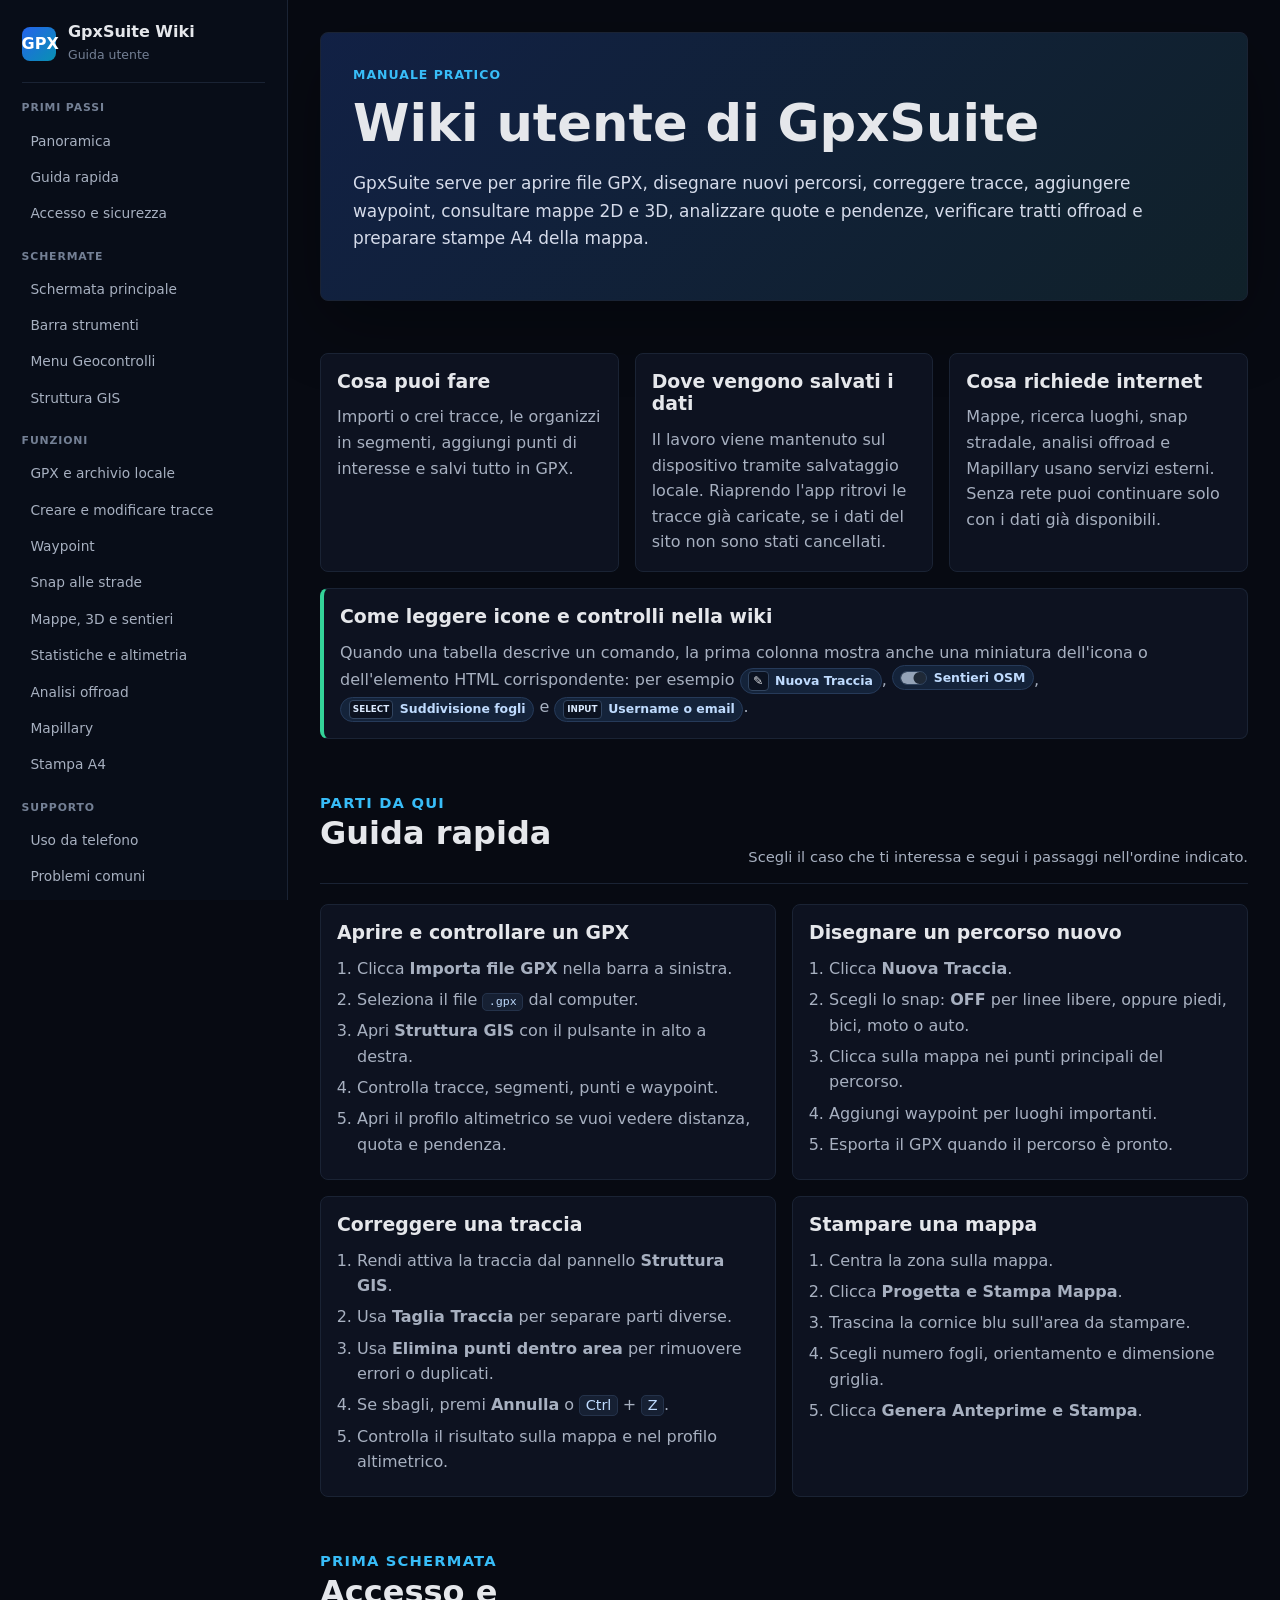
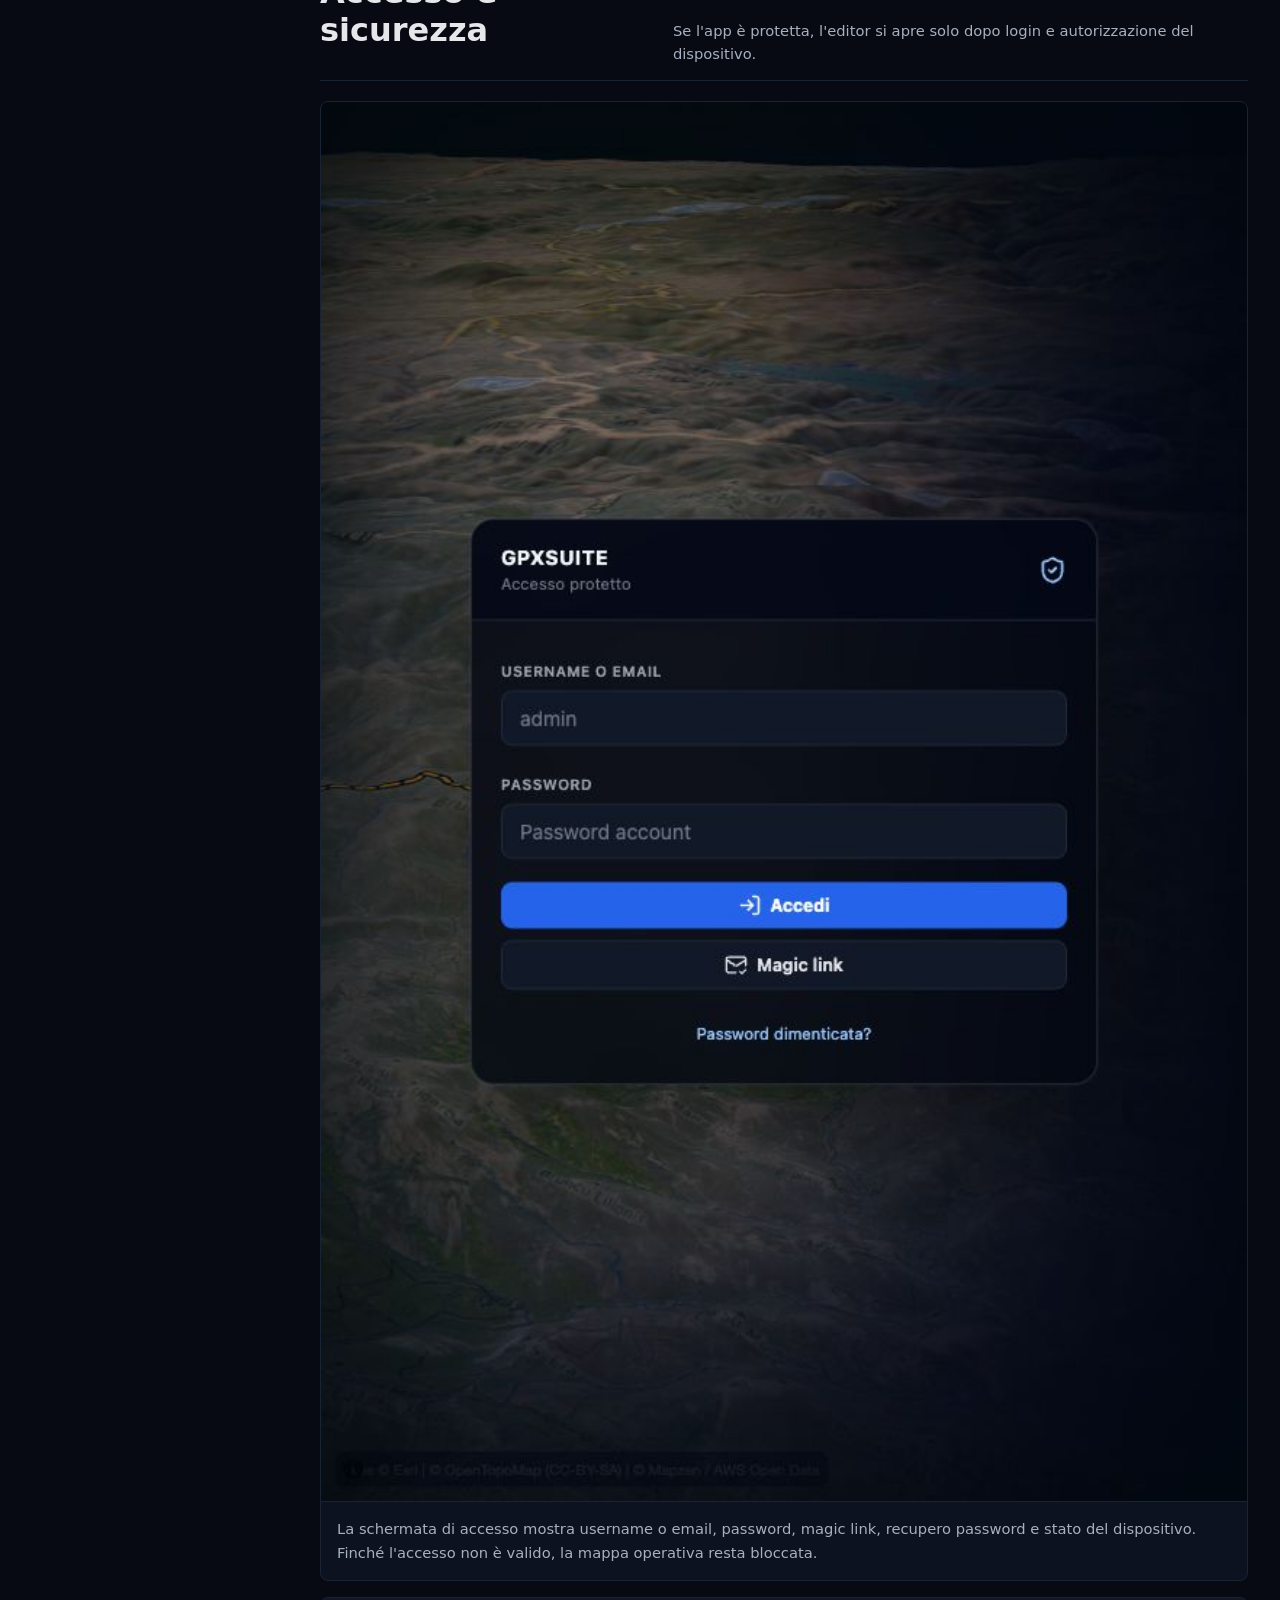
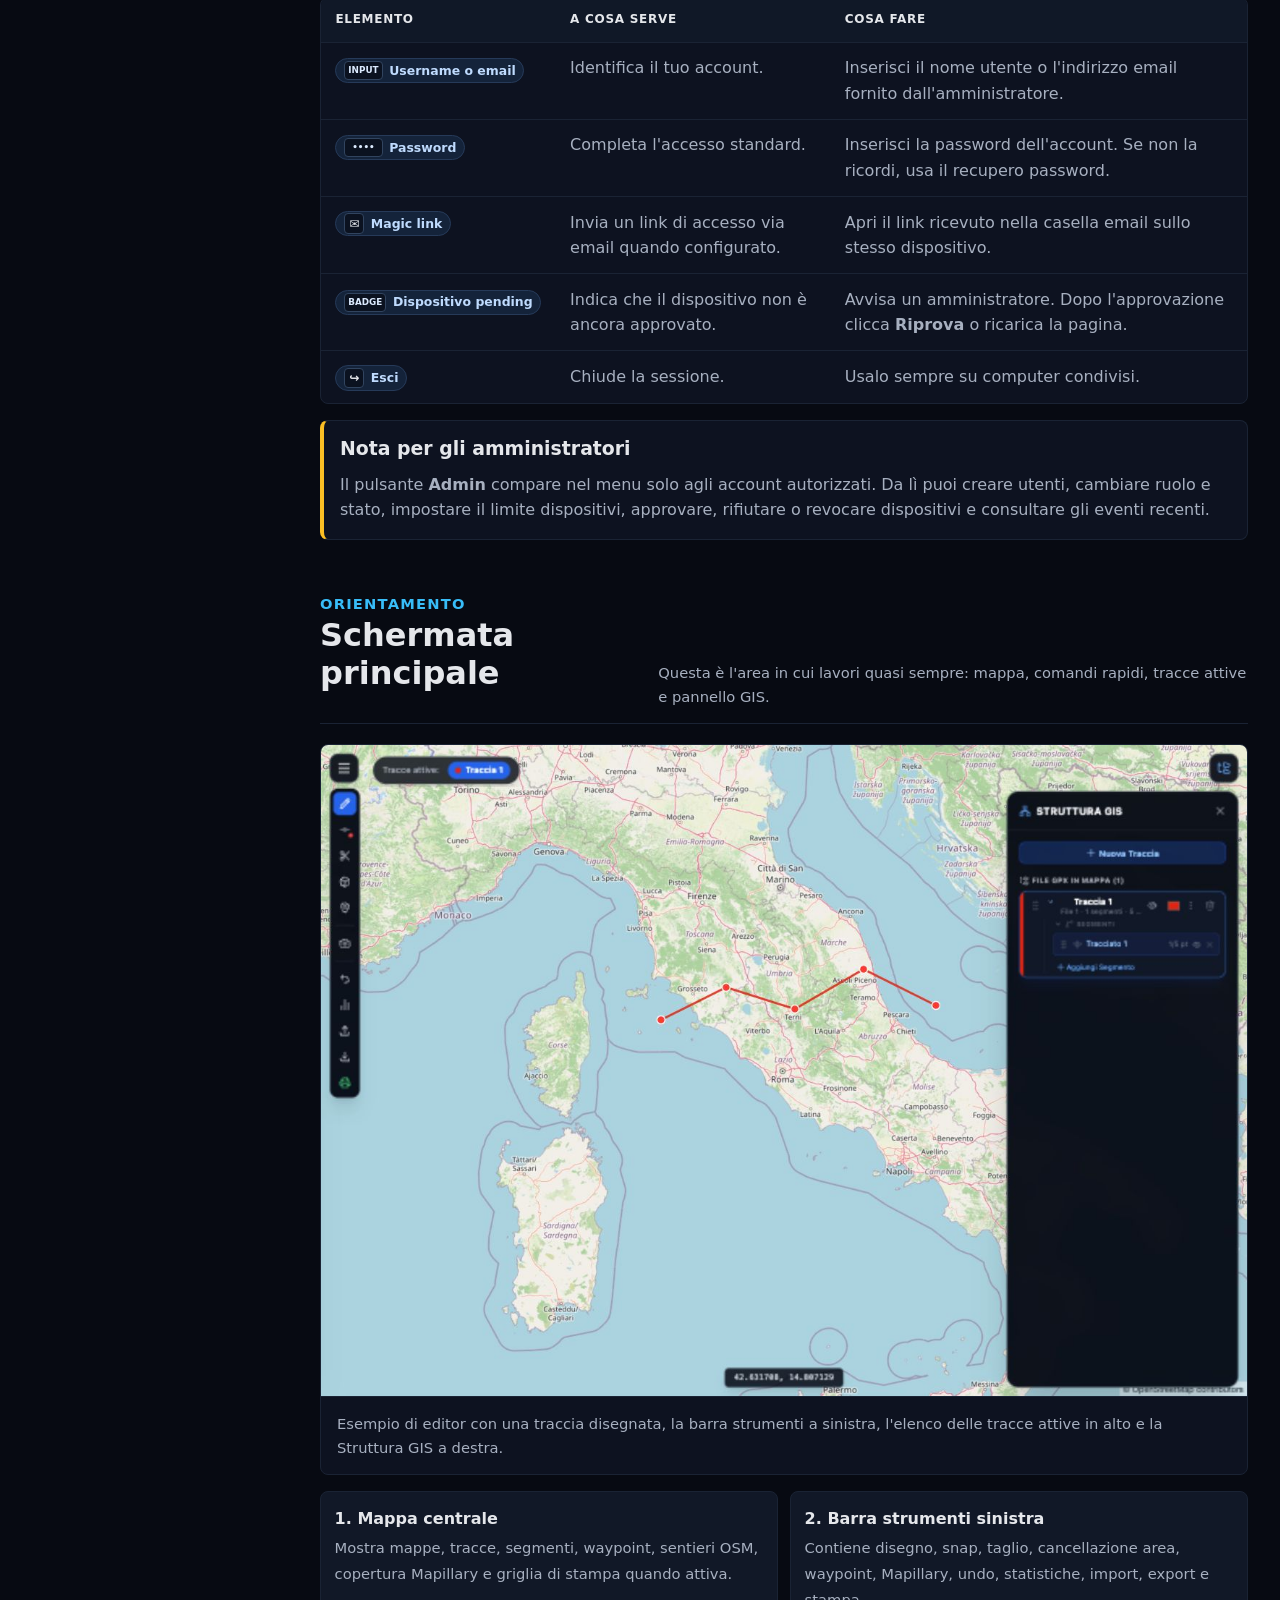
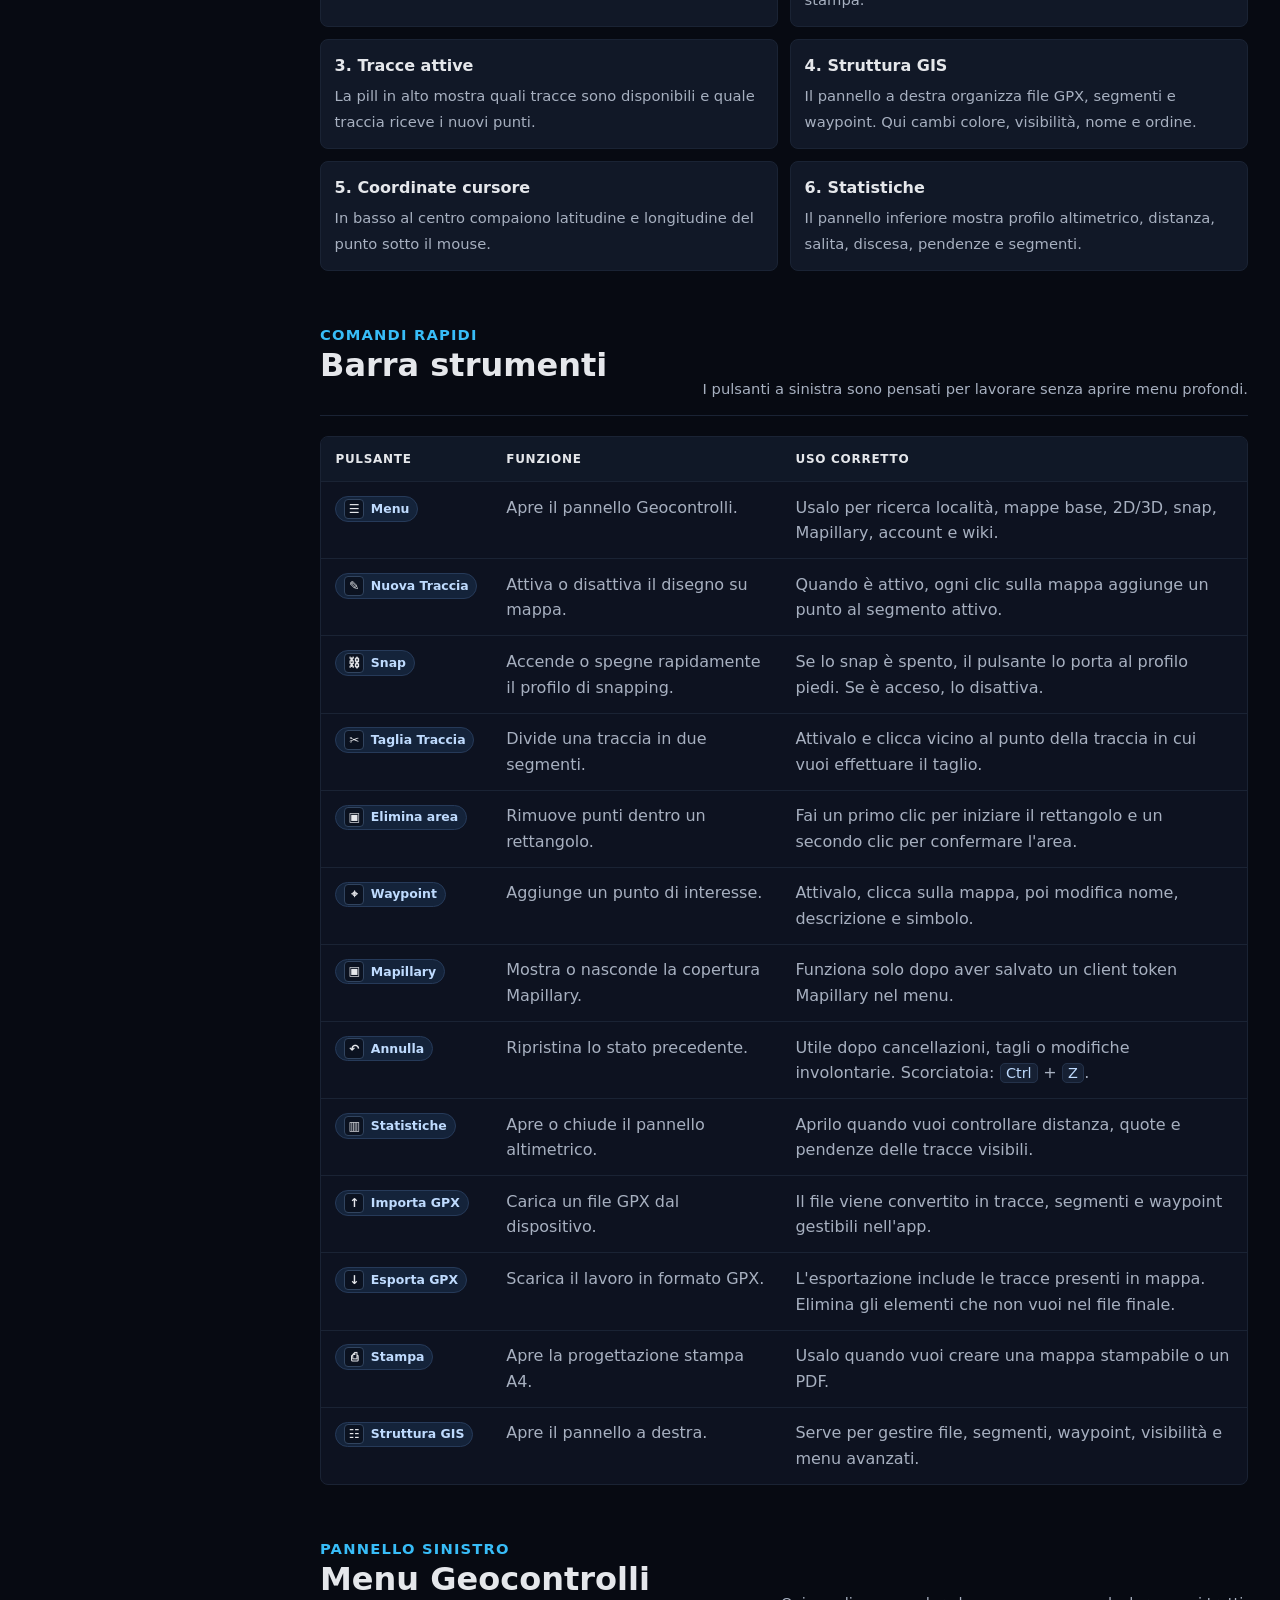
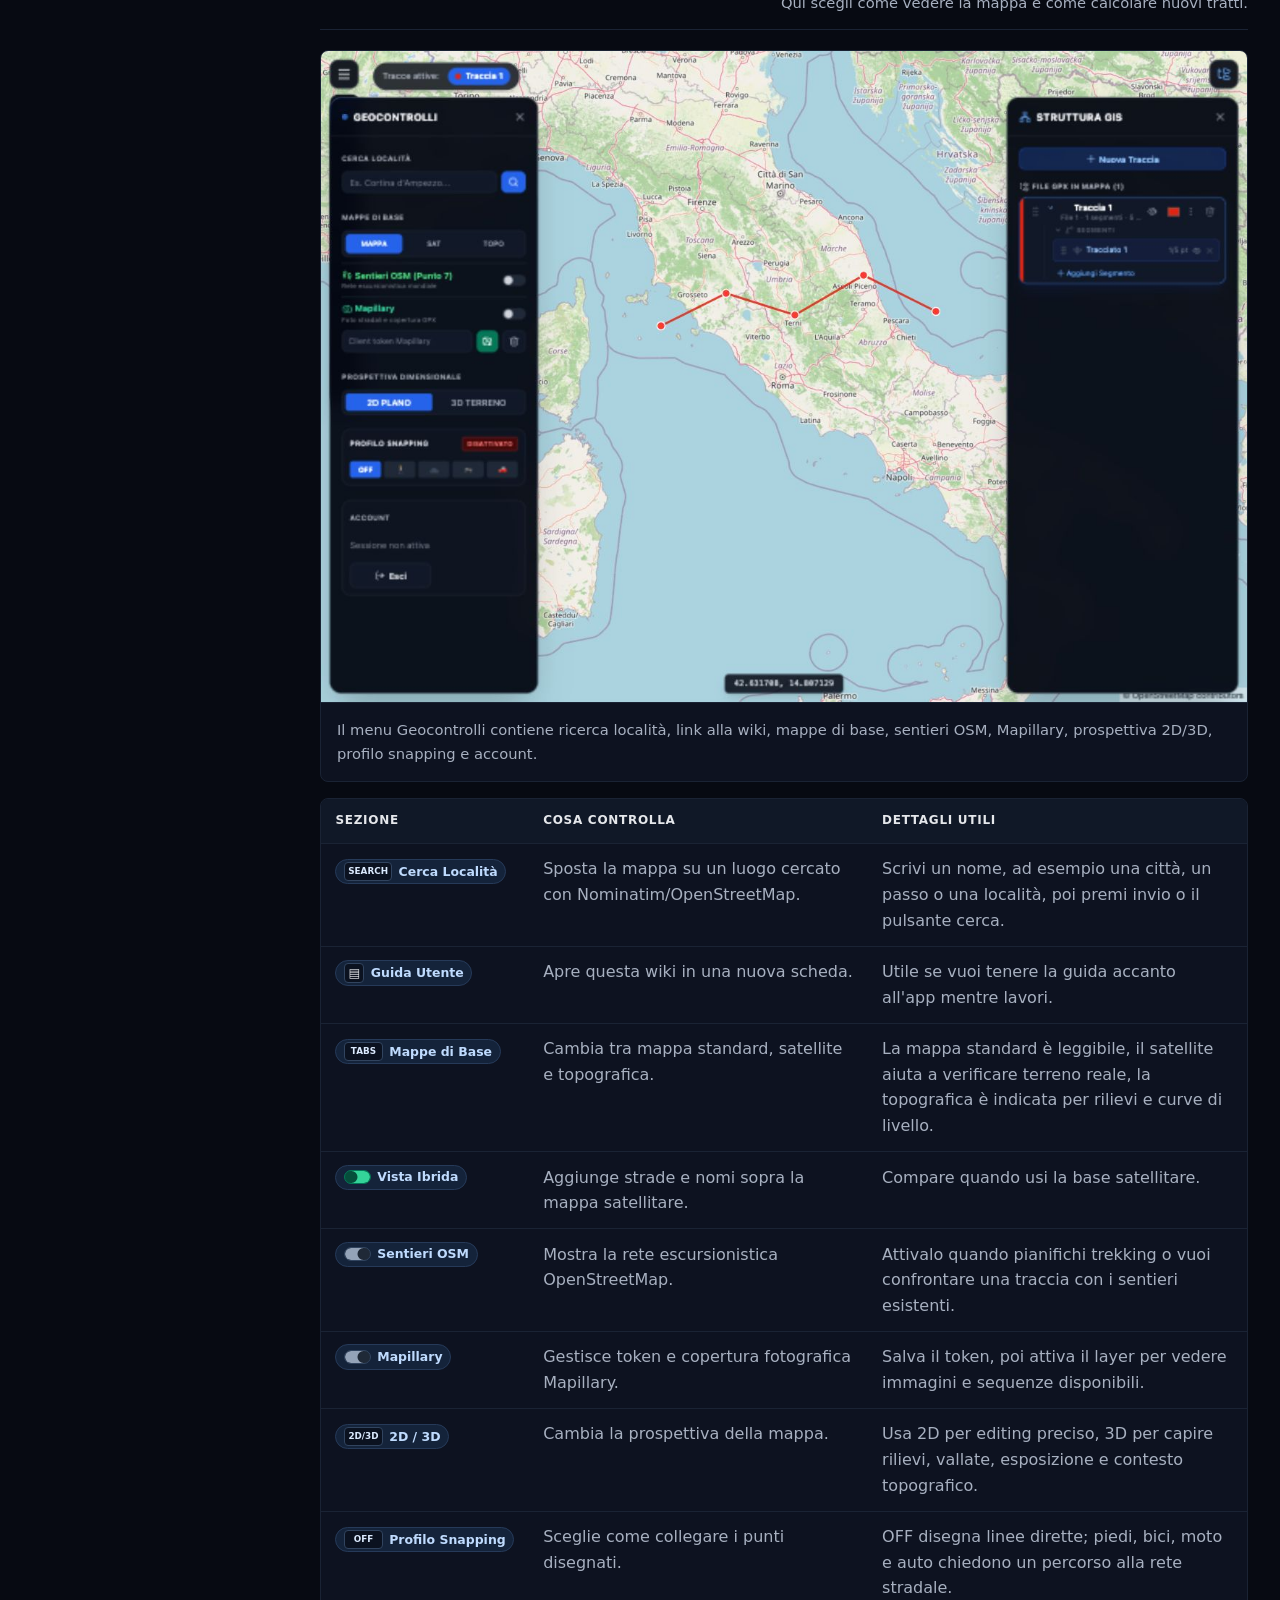
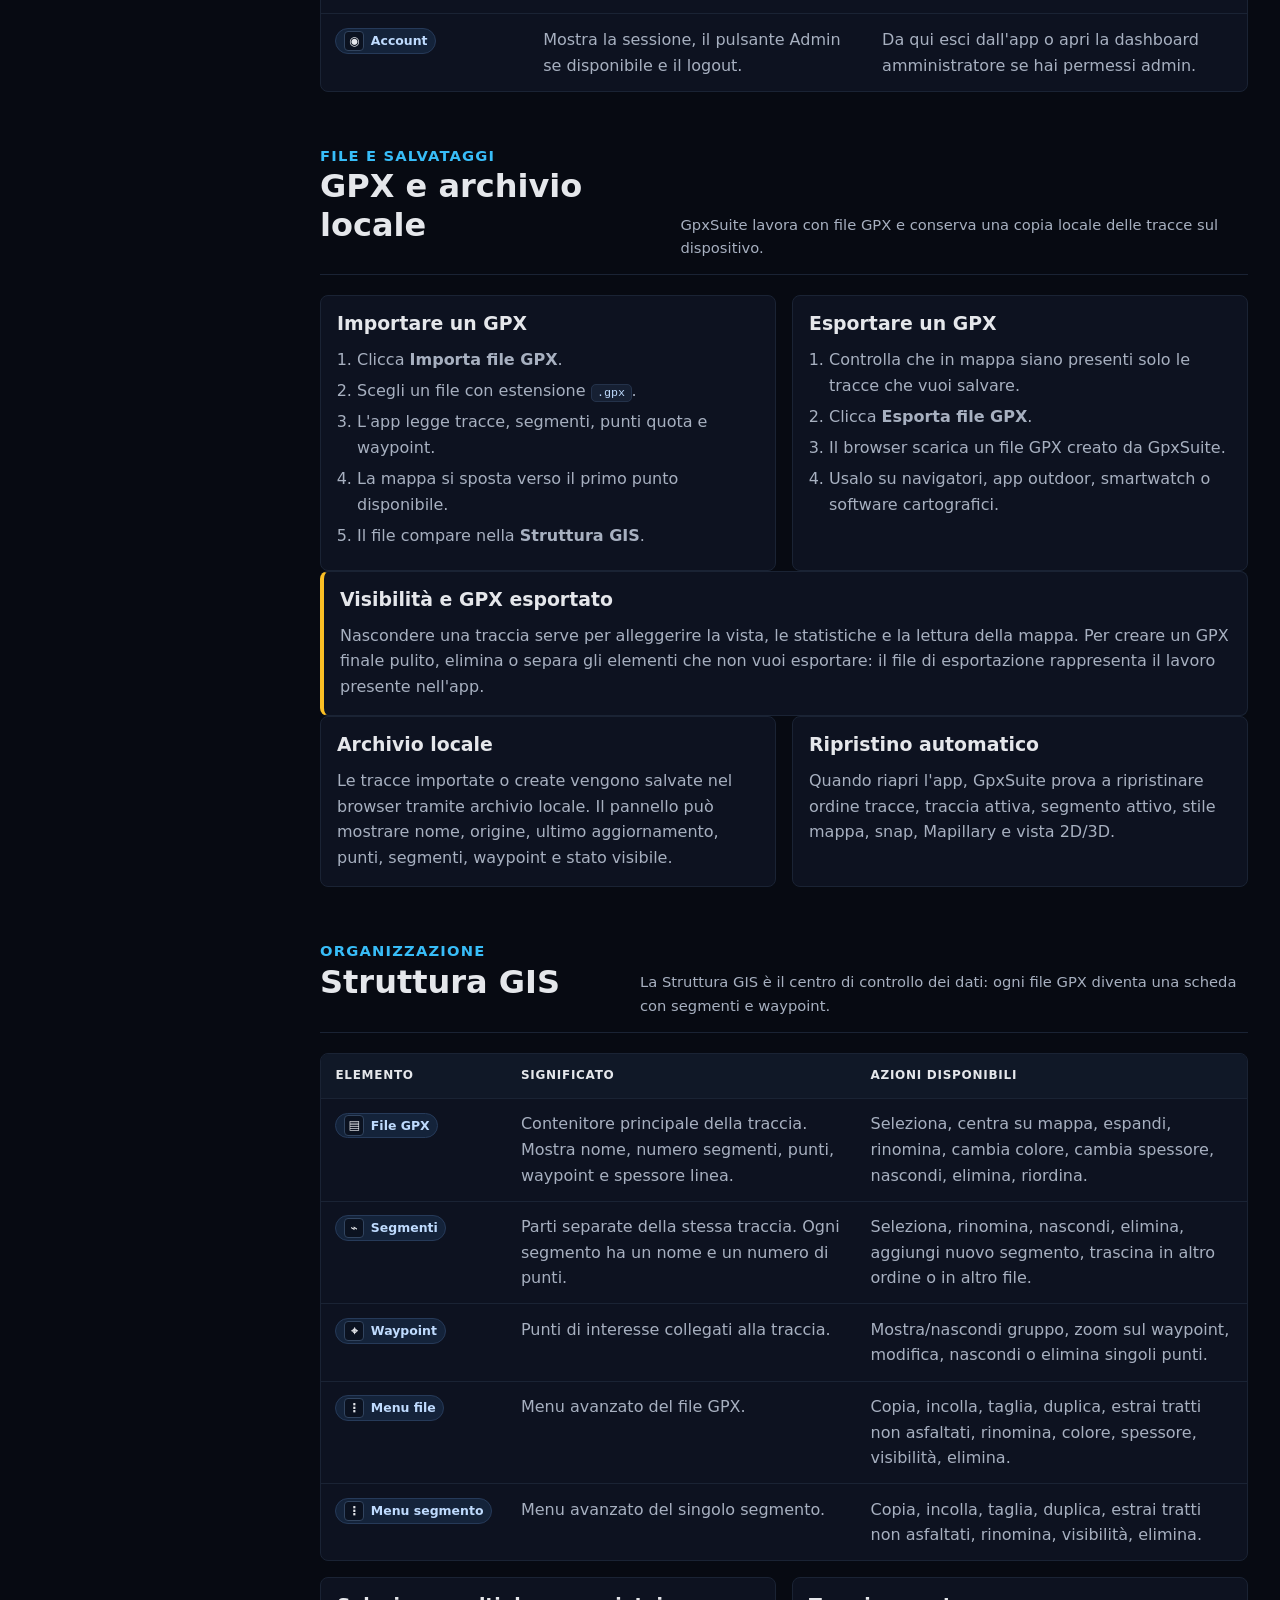
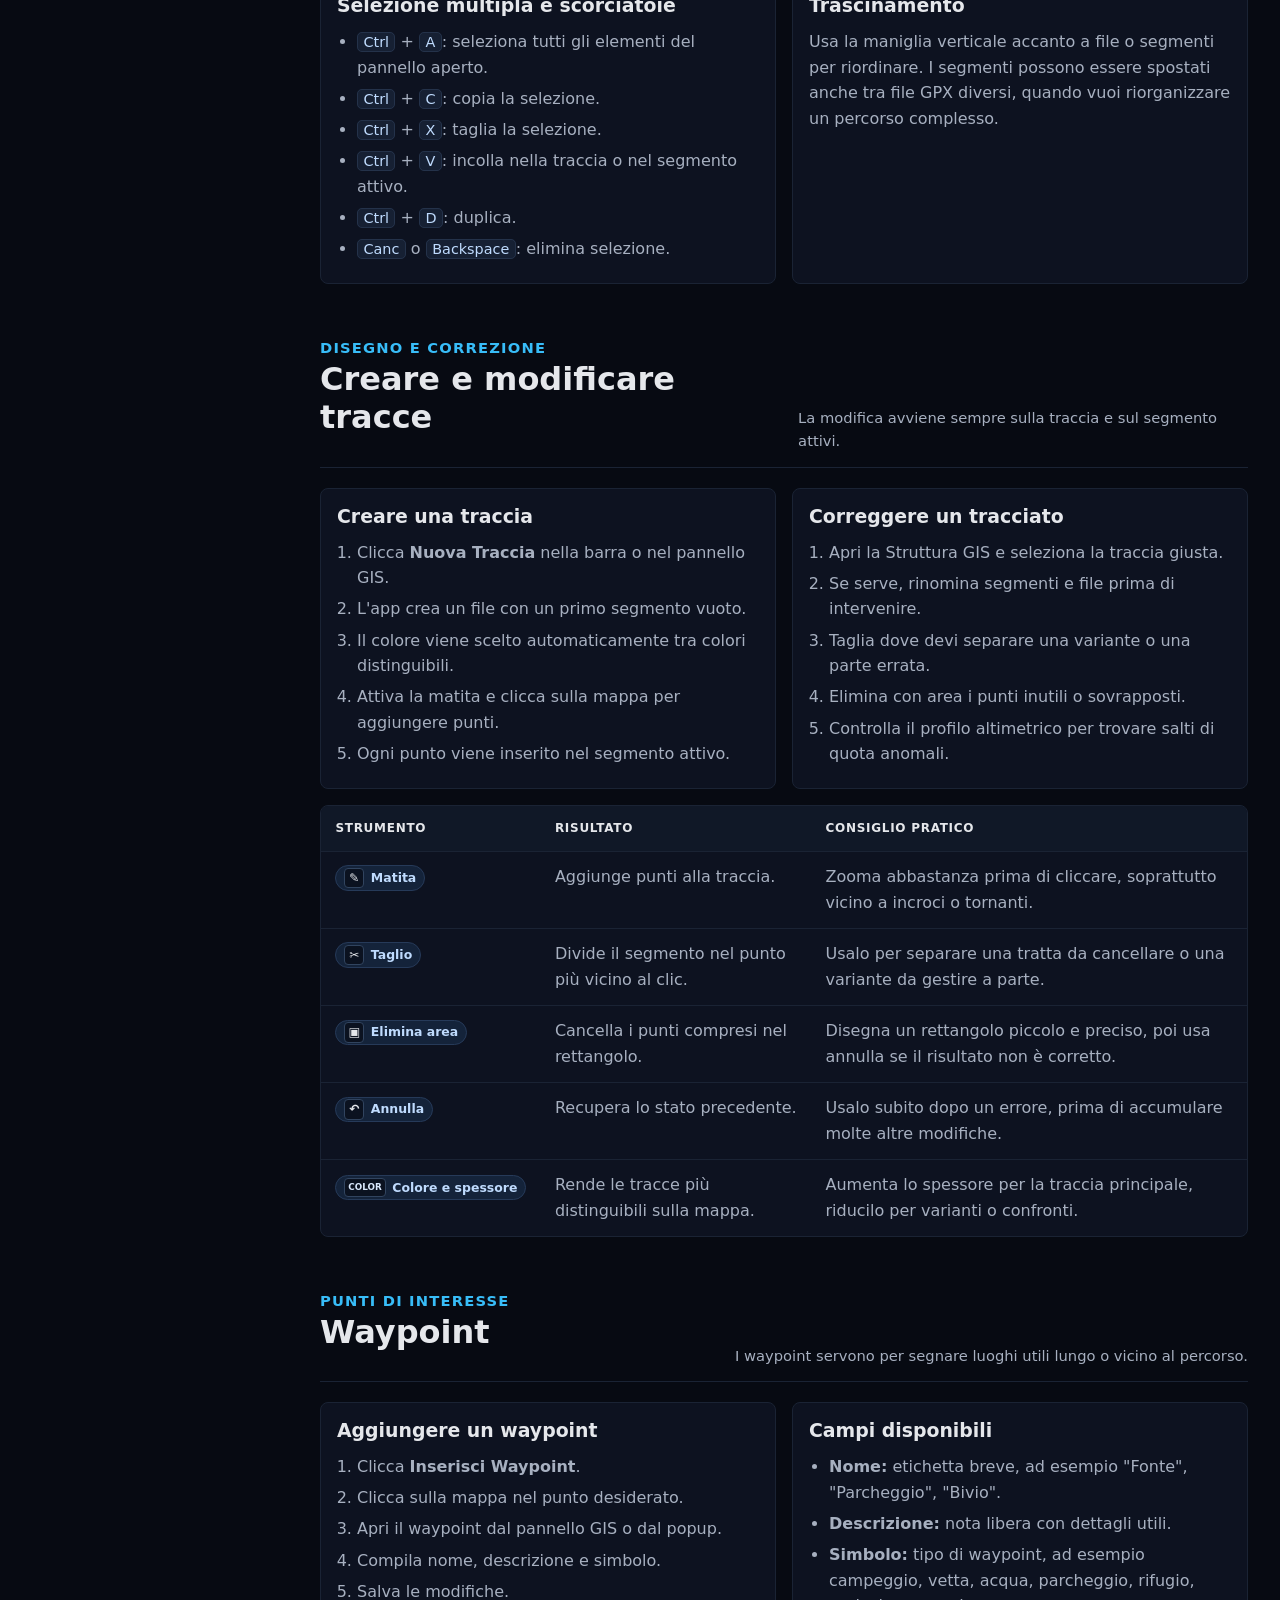
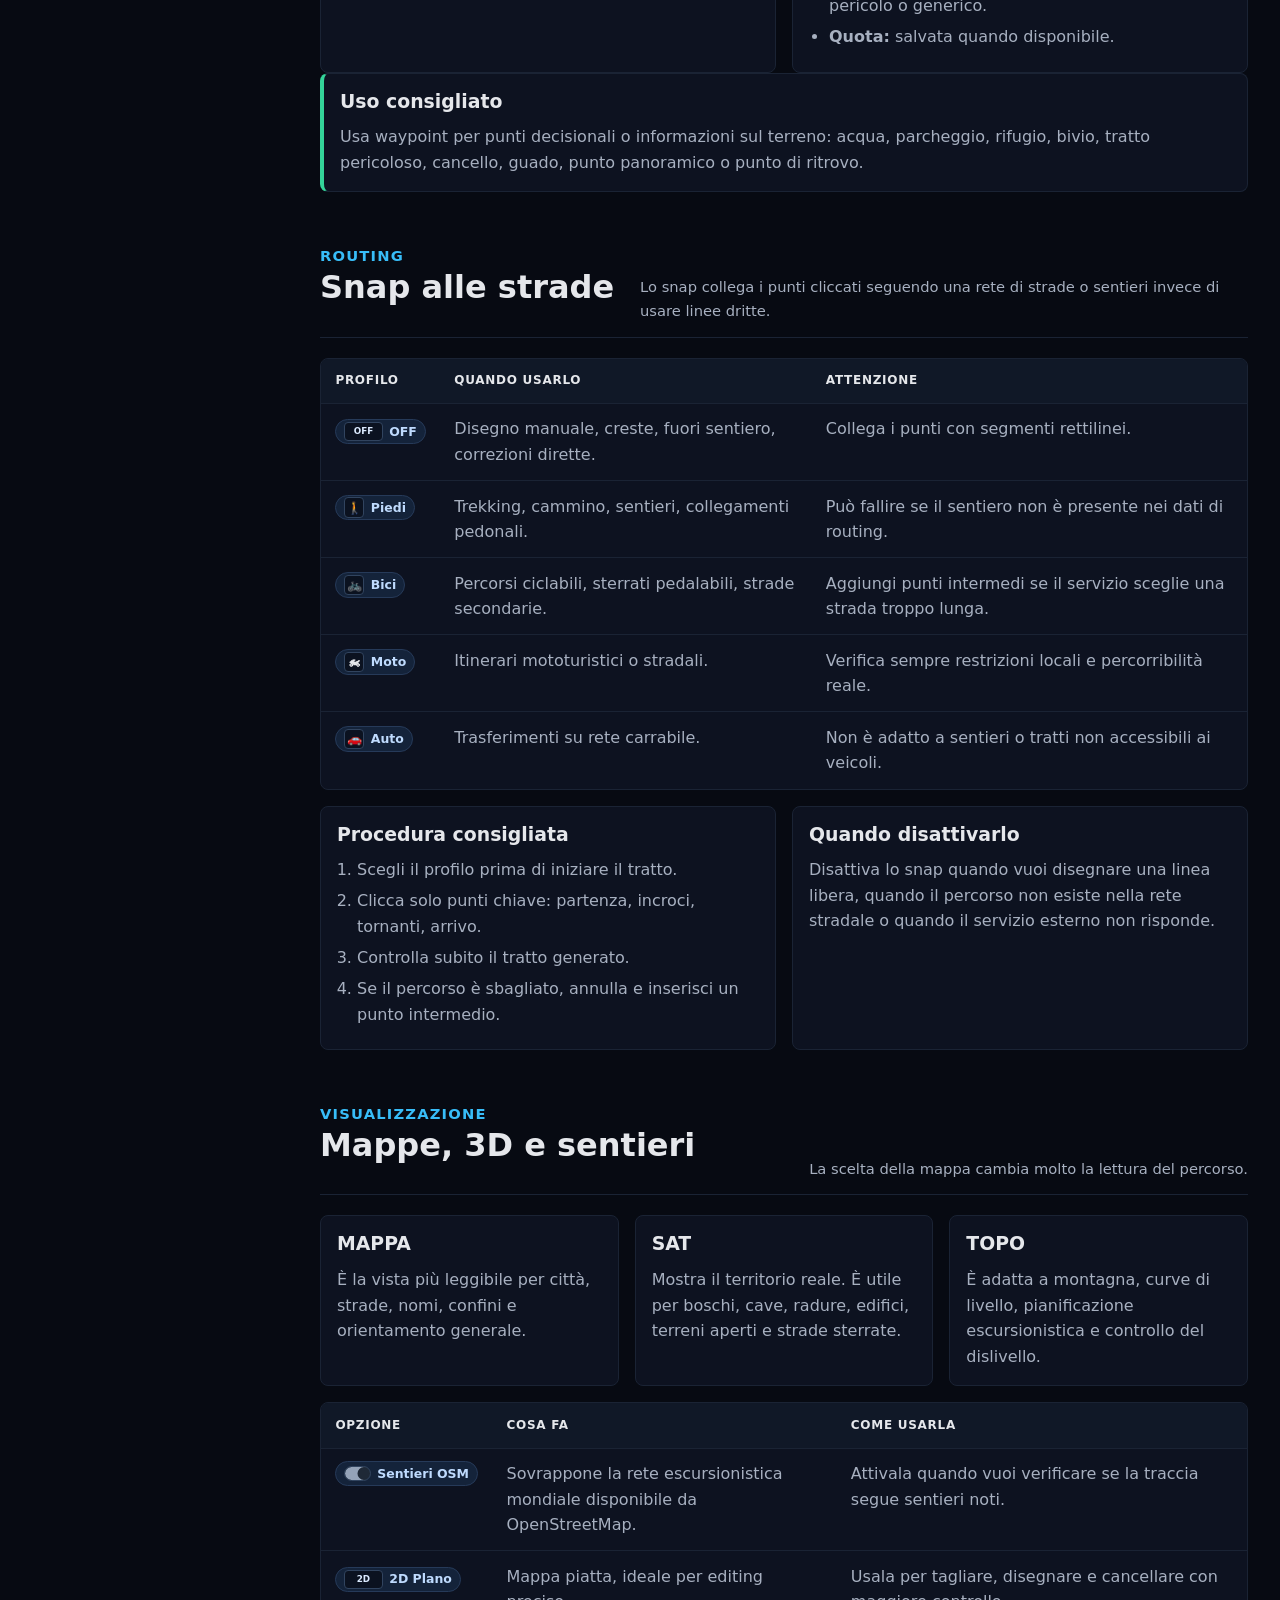
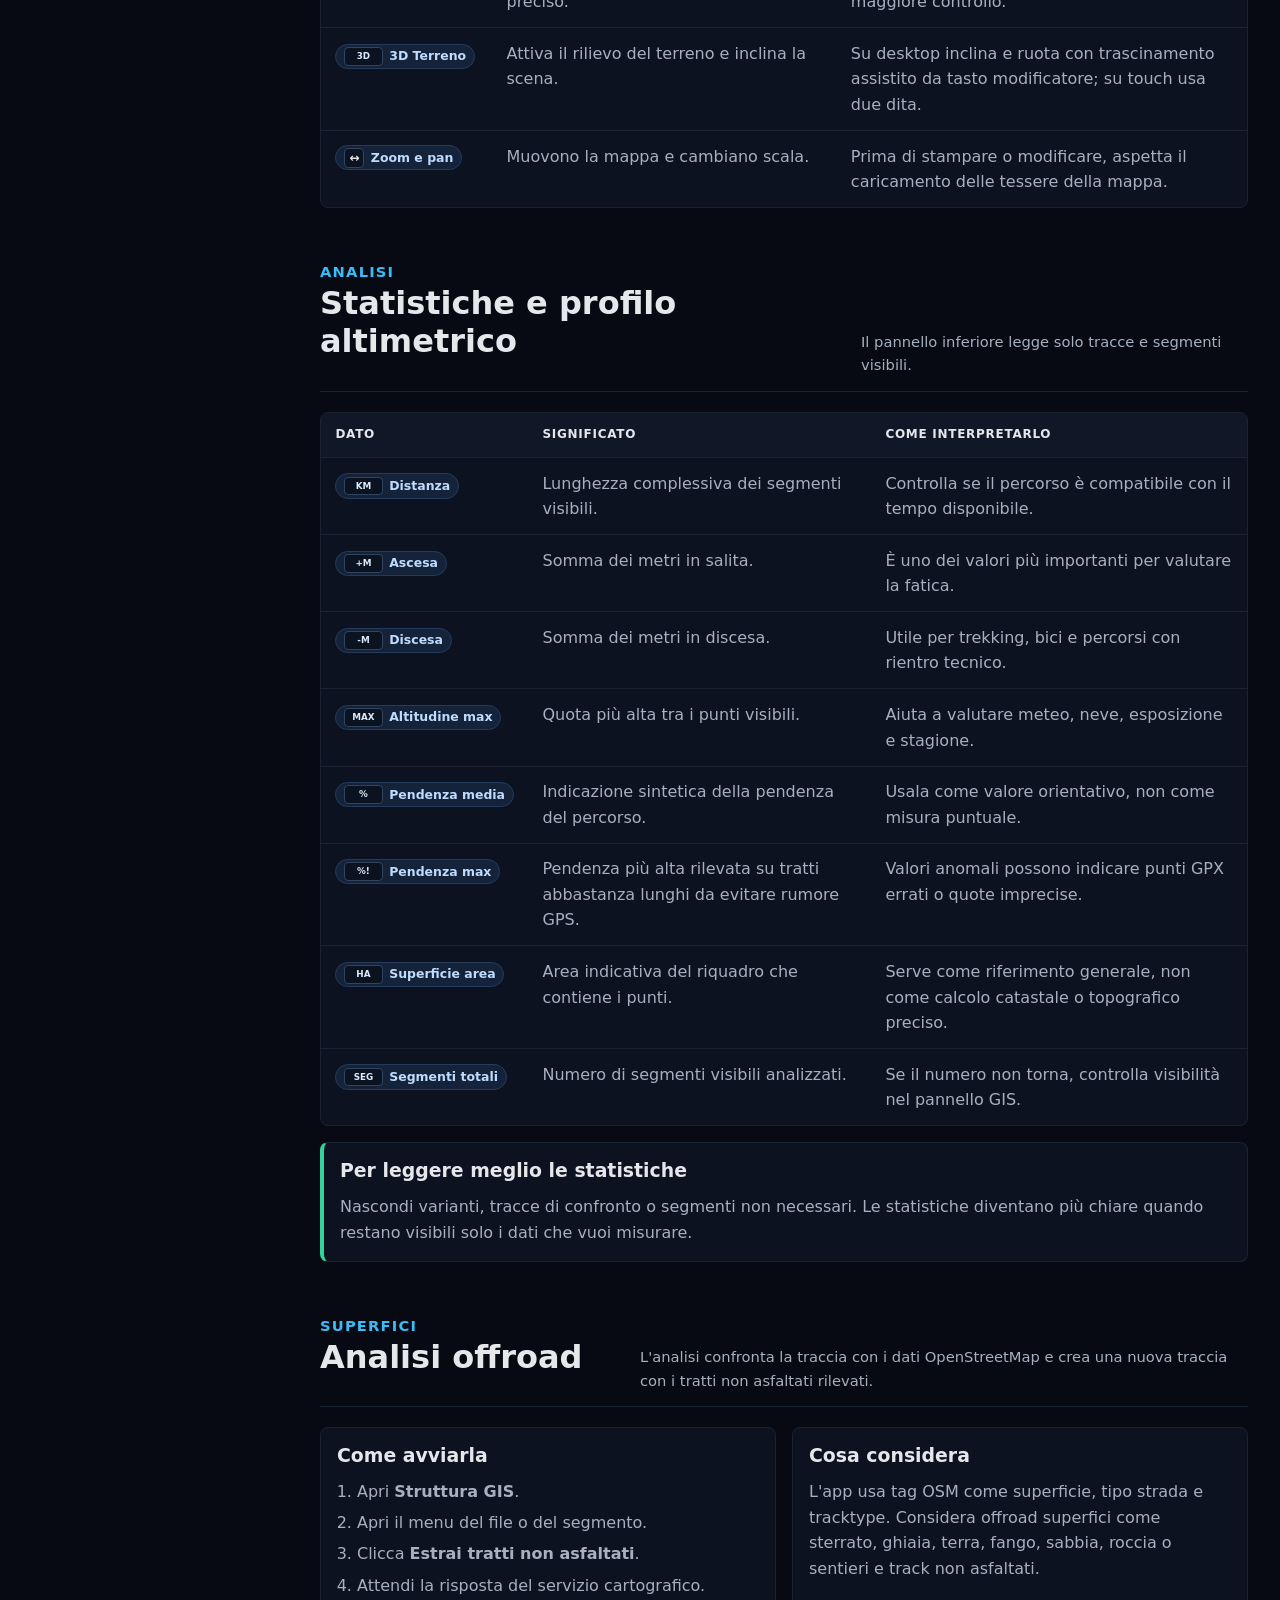
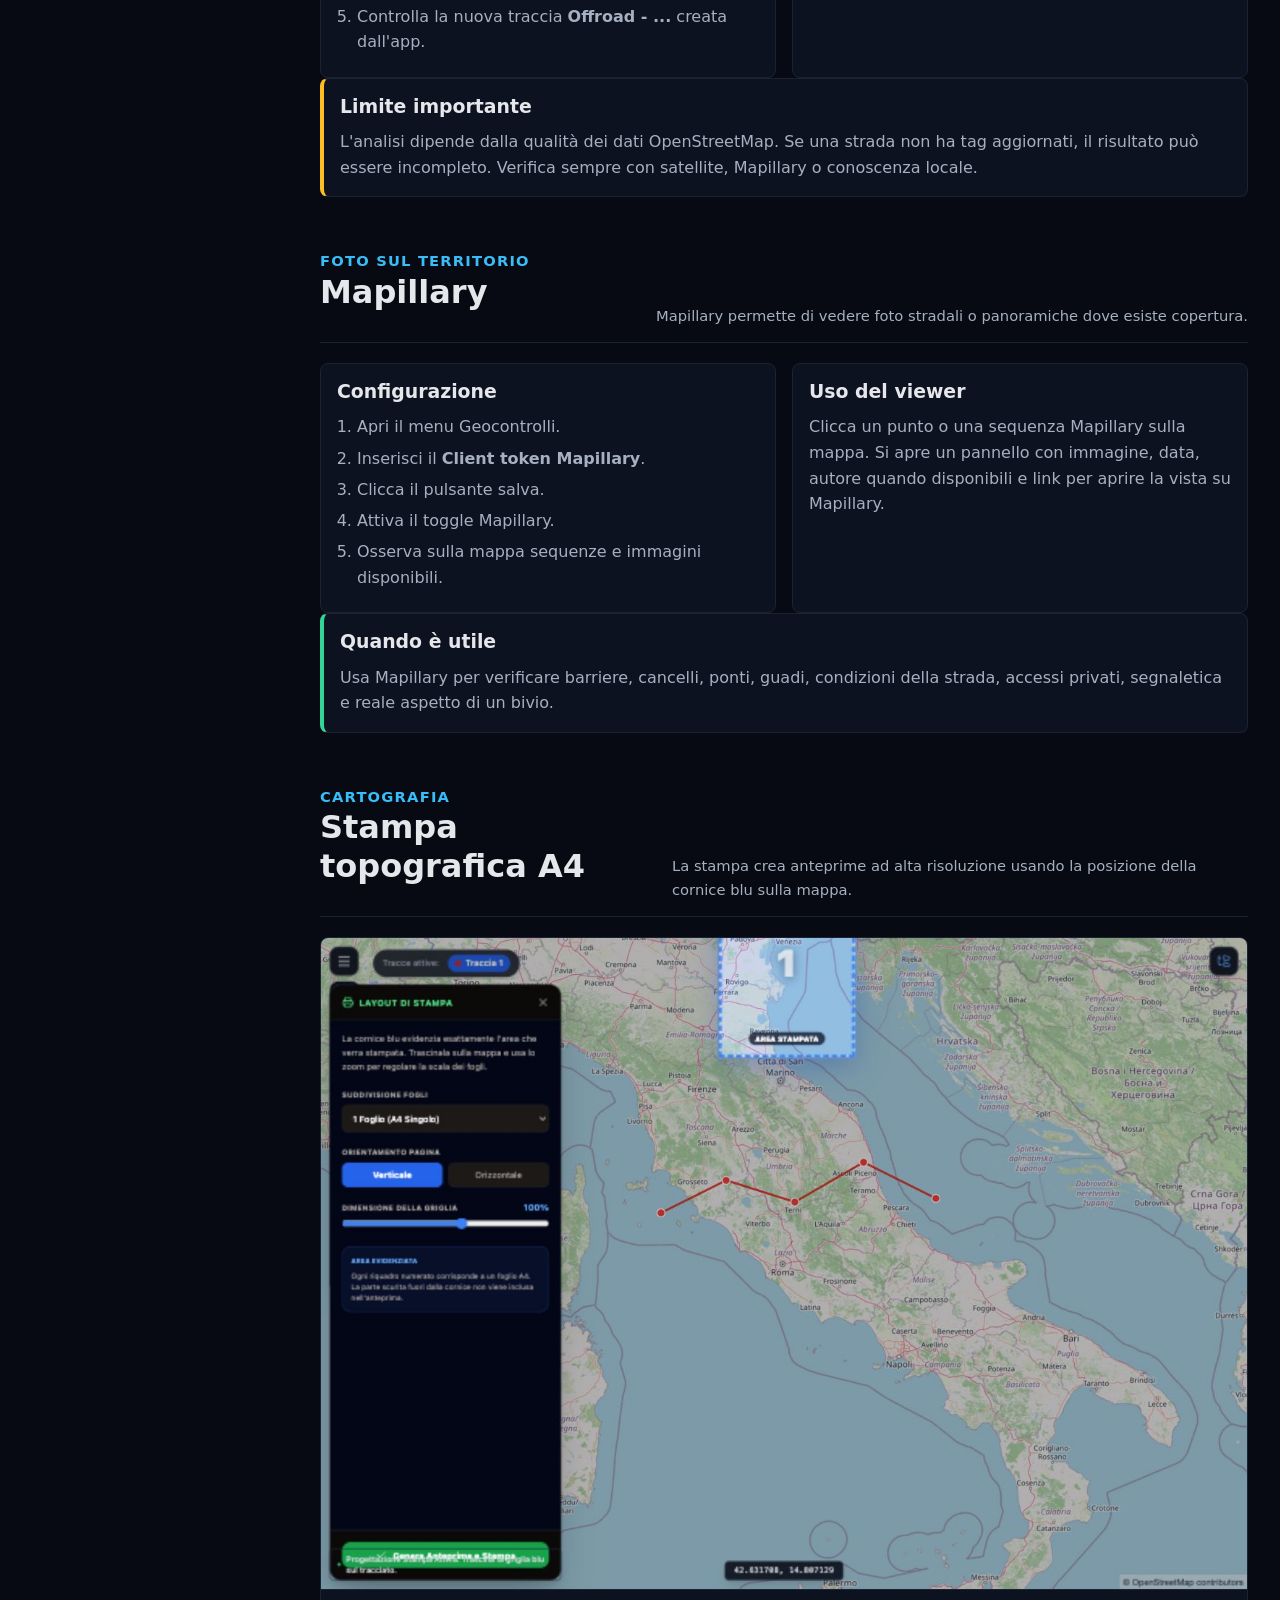
<file: wiki.html>
<!DOCTYPE html>
<html lang="it">

<head>
    <meta charset="UTF-8">
    <meta name="viewport" content="width=device-width, initial-scale=1.0">
    <title>GpxSuite - Wiki Utente</title>
    <meta name="description" content="Guida utente di GpxSuite: importazione GPX, modifica tracce, waypoint, mappe 2D e 3D, statistiche, Mapillary, offroad e stampa A4.">
    <link rel="icon" href="favicon.svg" type="image/svg+xml">
    <style>
        :root {
            --bg: #070a12;
            --panel: #0d1220;
            --panel-soft: #111827;
            --line: #233047;
            --line-soft: #1a2334;
            --text: #e5e7eb;
            --muted: #a7b0c0;
            --faint: #748095;
            --accent: #38bdf8;
            --accent-strong: #2563eb;
            --green: #34d399;
            --red: #f87171;
            --amber: #fbbf24;
            --shadow: 0 22px 70px rgba(0, 0, 0, 0.32);
        }

        * {
            box-sizing: border-box;
        }

        html {
            scroll-behavior: smooth;
        }

        body {
            margin: 0;
            color: var(--text);
            background: var(--bg);
            font-family: ui-sans-serif, system-ui, -apple-system, BlinkMacSystemFont, "Segoe UI", Roboto, Arial, sans-serif;
            line-height: 1.6;
        }

        a {
            color: inherit;
        }

        code,
        .kbd {
            background: #162033;
            color: #bfdbfe;
            border: 1px solid #24324a;
            border-radius: 5px;
            padding: 0.08rem 0.34rem;
            font-size: 0.9em;
        }

        .layout {
            display: grid;
            grid-template-columns: 18rem minmax(0, 1fr);
            min-height: 100vh;
        }

        .sidebar {
            position: sticky;
            top: 0;
            height: 100vh;
            overflow-y: auto;
            border-right: 1px solid var(--line-soft);
            background: #080d18;
            padding: 1.35rem;
        }

        .brand {
            display: flex;
            align-items: center;
            gap: 0.75rem;
            padding-bottom: 1rem;
            margin-bottom: 1rem;
            border-bottom: 1px solid var(--line-soft);
        }

        .brand-mark {
            width: 2.15rem;
            height: 2.15rem;
            border-radius: 8px;
            background: linear-gradient(135deg, #2563eb, #0891b2);
            display: grid;
            place-items: center;
            font-weight: 900;
            color: white;
            letter-spacing: 0;
        }

        .brand h1 {
            margin: 0;
            font-size: 1rem;
            line-height: 1.2;
        }

        .brand span {
            color: var(--faint);
            font-size: 0.78rem;
        }

        .nav-group {
            margin: 0 0 1rem;
        }

        .nav-title {
            color: var(--faint);
            font-size: 0.68rem;
            text-transform: uppercase;
            font-weight: 800;
            letter-spacing: 0.08em;
            margin: 1rem 0 0.35rem;
        }

        .sidebar a {
            display: block;
            color: var(--muted);
            text-decoration: none;
            font-size: 0.86rem;
            padding: 0.45rem 0.55rem;
            border-radius: 7px;
        }

        .sidebar a:hover {
            background: #111827;
            color: var(--accent);
        }

        .content {
            min-width: 0;
            padding: 2rem;
        }

        .content-inner {
            max-width: 70rem;
            margin: 0 auto;
        }

        .hero {
            border: 1px solid var(--line-soft);
            background: linear-gradient(135deg, rgba(37, 99, 235, 0.18), rgba(52, 211, 153, 0.08)), var(--panel);
            border-radius: 8px;
            padding: 2rem;
            box-shadow: var(--shadow);
        }

        .eyebrow {
            color: var(--accent);
            font-size: 0.78rem;
            text-transform: uppercase;
            font-weight: 800;
            letter-spacing: 0.08em;
            margin: 0 0 0.5rem;
        }

        h1,
        h2,
        h3,
        h4 {
            line-height: 1.2;
            letter-spacing: 0;
        }

        h1 {
            margin: 0;
            font-size: clamp(2rem, 4vw, 3.5rem);
        }

        h2 {
            margin: 0 0 1rem;
            font-size: clamp(1.55rem, 2.5vw, 2.15rem);
        }

        h3 {
            margin: 0 0 0.75rem;
            font-size: 1.18rem;
        }

        h4 {
            margin: 0 0 0.45rem;
            font-size: 1rem;
        }

        p {
            color: var(--muted);
            margin: 0 0 1rem;
        }

        .lead {
            color: #d5dbea;
            max-width: 54rem;
            font-size: 1.06rem;
            margin-top: 1rem;
        }

        .section {
            scroll-margin-top: 1.5rem;
            margin-top: 3rem;
            padding-top: 0.25rem;
        }

        .section-heading {
            display: flex;
            align-items: flex-end;
            justify-content: space-between;
            gap: 1rem;
            border-bottom: 1px solid var(--line-soft);
            padding-bottom: 0.9rem;
            margin-bottom: 1.25rem;
        }

        .section-heading p {
            max-width: 38rem;
            margin: 0;
            font-size: 0.92rem;
        }

        .grid {
            display: grid;
            grid-template-columns: repeat(2, minmax(0, 1fr));
            gap: 1rem;
        }

        .grid-three {
            display: grid;
            grid-template-columns: repeat(3, minmax(0, 1fr));
            gap: 1rem;
        }

        .card,
        .callout,
        .table-wrap,
        figure {
            border: 1px solid var(--line-soft);
            background: var(--panel);
            border-radius: 8px;
        }

        .card {
            padding: 1rem;
        }

        .card p:last-child,
        .callout p:last-child {
            margin-bottom: 0;
        }

        .callout {
            padding: 1rem;
            border-left: 4px solid var(--accent-strong);
        }

        .callout.good {
            border-left-color: var(--green);
        }

        .callout.warn {
            border-left-color: var(--amber);
        }

        .callout.danger {
            border-left-color: var(--red);
        }

        .step-list,
        .plain-list {
            color: var(--muted);
            margin: 0;
            padding-left: 1.25rem;
        }

        .step-list li,
        .plain-list li {
            margin: 0.35rem 0;
        }

        .meta-list {
            display: grid;
            gap: 0.65rem;
            margin: 0;
            padding: 0;
            list-style: none;
        }

        .meta-list li {
            display: grid;
            grid-template-columns: 10rem minmax(0, 1fr);
            gap: 1rem;
            color: var(--muted);
            padding-bottom: 0.65rem;
            border-bottom: 1px solid var(--line-soft);
        }

        .meta-list li:last-child {
            border-bottom: 0;
            padding-bottom: 0;
        }

        .meta-list strong {
            color: var(--text);
        }

        figure {
            margin: 1rem 0;
            overflow: hidden;
        }

        figure img {
            display: block;
            width: 100%;
            height: auto;
            background: #101827;
        }

        figcaption {
            color: var(--muted);
            border-top: 1px solid var(--line-soft);
            padding: 0.95rem 1rem;
            font-size: 0.92rem;
        }

        .screen-notes {
            display: grid;
            grid-template-columns: repeat(2, minmax(0, 1fr));
            gap: 0.75rem;
            margin-top: 1rem;
        }

        .screen-note {
            background: var(--panel-soft);
            border: 1px solid var(--line-soft);
            border-radius: 8px;
            padding: 0.85rem;
        }

        .screen-note strong {
            display: block;
            color: var(--text);
            margin-bottom: 0.25rem;
        }

        .screen-note span {
            color: var(--muted);
            font-size: 0.92rem;
        }

        .table-wrap {
            overflow-x: auto;
            margin: 1rem 0;
        }

        table {
            width: 100%;
            border-collapse: collapse;
            min-width: 46rem;
        }

        th,
        td {
            text-align: left;
            vertical-align: top;
            padding: 0.78rem 0.9rem;
            border-bottom: 1px solid var(--line-soft);
            color: var(--muted);
        }

        th {
            color: var(--text);
            background: #101827;
            font-size: 0.75rem;
            text-transform: uppercase;
            letter-spacing: 0.06em;
        }

        tr:last-child td {
            border-bottom: 0;
        }

        .tag {
            display: inline-flex;
            align-items: center;
            gap: 0.4rem;
            min-height: 1.45rem;
            padding: 0.1rem 0.48rem;
            border-radius: 999px;
            background: #14233a;
            border: 1px solid #263a59;
            color: #bfdbfe;
            font-size: 0.78rem;
            font-weight: 700;
            white-space: nowrap;
        }

        .tag[data-icon]::before {
            content: attr(data-icon);
            display: inline-grid;
            place-items: center;
            min-width: 1.15rem;
            height: 1.15rem;
            border-radius: 4px;
            background: #0b1220;
            border: 1px solid #31445f;
            color: #e5e7eb;
            font-size: 0.76rem;
            line-height: 1;
        }

        .tag[data-element]::before {
            content: attr(data-element);
            display: inline-flex;
            align-items: center;
            justify-content: center;
            min-width: 1.9rem;
            height: 1.05rem;
            padding: 0 0.2rem;
            border-radius: 4px;
            background: #0b1220;
            border: 1px solid #31445f;
            color: #dbeafe;
            font-size: 0.55rem;
            font-weight: 900;
            letter-spacing: 0;
            line-height: 1;
            text-transform: uppercase;
        }

        .tag[data-toggle]::before {
            content: "";
            width: 1.55rem;
            height: 0.78rem;
            border-radius: 999px;
            background: #1f2937;
            border: 1px solid #31445f;
            box-shadow: inset 0.78rem 0 0 #94a3b8;
        }

        .tag[data-toggle="on"]::before {
            background: #064e3b;
            border-color: #047857;
            box-shadow: inset -0.78rem 0 0 #34d399;
        }

        .toc-mobile {
            display: none;
            border: 1px solid var(--line-soft);
            background: var(--panel);
            border-radius: 8px;
            padding: 1rem;
            margin-top: 1rem;
        }

        .toc-mobile a {
            display: inline-block;
            color: var(--accent);
            margin: 0.2rem 0.5rem 0.2rem 0;
        }

        .footer {
            margin-top: 4rem;
            padding: 1.5rem 0 1rem;
            border-top: 1px solid var(--line-soft);
            color: var(--faint);
            font-size: 0.9rem;
        }

        @media (max-width: 1050px) {
            .layout {
                grid-template-columns: 1fr;
            }

            .sidebar {
                display: none;
            }

            .toc-mobile {
                display: block;
            }

            .content {
                padding: 1rem;
            }
        }

        @media (max-width: 760px) {
            .hero {
                padding: 1.2rem;
            }

            .grid,
            .grid-three,
            .screen-notes {
                grid-template-columns: 1fr;
            }

            .section-heading {
                display: block;
            }

            .meta-list li {
                grid-template-columns: 1fr;
                gap: 0.2rem;
            }

            .table-wrap {
                overflow: visible;
            }

            table,
            tbody,
            tr,
            td {
                display: block;
                width: 100%;
                min-width: 0;
            }

            thead {
                display: none;
            }

            tr {
                padding: 0.85rem;
                border-bottom: 1px solid var(--line-soft);
            }

            tr:last-child {
                border-bottom: 0;
            }

            td {
                border-bottom: 0;
                padding: 0.28rem 0;
            }

            td:first-child {
                padding-bottom: 0.55rem;
            }
        }
    </style>
</head>

<body>
    <div class="layout">
        <aside class="sidebar" aria-label="Indice wiki">
            <div class="brand">
                <div class="brand-mark">GPX</div>
                <div>
                    <h1>GpxSuite Wiki</h1>
                    <span>Guida utente</span>
                </div>
            </div>

            <nav>
                <div class="nav-group">
                    <div class="nav-title">Primi passi</div>
                    <a href="#panoramica">Panoramica</a>
                    <a href="#guida-rapida">Guida rapida</a>
                    <a href="#accesso">Accesso e sicurezza</a>
                </div>
                <div class="nav-group">
                    <div class="nav-title">Schermate</div>
                    <a href="#schermata-editor">Schermata principale</a>
                    <a href="#barra-strumenti">Barra strumenti</a>
                    <a href="#menu-geocontrolli">Menu Geocontrolli</a>
                    <a href="#struttura-gis">Struttura GIS</a>
                </div>
                <div class="nav-group">
                    <div class="nav-title">Funzioni</div>
                    <a href="#gestione-gpx">GPX e archivio locale</a>
                    <a href="#editing">Creare e modificare tracce</a>
                    <a href="#waypoint">Waypoint</a>
                    <a href="#snapping">Snap alle strade</a>
                    <a href="#mappe">Mappe, 3D e sentieri</a>
                    <a href="#statistiche">Statistiche e altimetria</a>
                    <a href="#offroad">Analisi offroad</a>
                    <a href="#mapillary">Mapillary</a>
                    <a href="#stampa">Stampa A4</a>
                </div>
                <div class="nav-group">
                    <div class="nav-title">Supporto</div>
                    <a href="#mobile">Uso da telefono</a>
                    <a href="#problemi">Problemi comuni</a>
                    <a href="#glossario">Glossario</a>
                </div>
            </nav>
        </aside>

        <main class="content">
            <div class="content-inner">
                <header class="hero" id="panoramica">
                    <p class="eyebrow">Manuale pratico</p>
                    <h1>Wiki utente di GpxSuite</h1>
                    <p class="lead">
                        GpxSuite serve per aprire file GPX, disegnare nuovi percorsi, correggere tracce, aggiungere waypoint, consultare mappe 2D e 3D, analizzare quote e pendenze, verificare tratti offroad e preparare stampe A4 della mappa.
                    </p>
                    <div class="toc-mobile" aria-label="Indice mobile">
                        <strong>Vai subito a:</strong>
                        <a href="#guida-rapida">Guida rapida</a>
                        <a href="#barra-strumenti">Comandi</a>
                        <a href="#struttura-gis">Struttura GIS</a>
                        <a href="#stampa">Stampa</a>
                        <a href="#problemi">Problemi comuni</a>
                    </div>
                </header>

                <section class="section">
                    <div class="grid-three">
                        <div class="card">
                            <h3>Cosa puoi fare</h3>
                            <p>Importi o crei tracce, le organizzi in segmenti, aggiungi punti di interesse e salvi tutto in GPX.</p>
                        </div>
                        <div class="card">
                            <h3>Dove vengono salvati i dati</h3>
                            <p>Il lavoro viene mantenuto sul dispositivo tramite salvataggio locale. Riaprendo l'app ritrovi le tracce già caricate, se i dati del sito non sono stati cancellati.</p>
                        </div>
                        <div class="card">
                            <h3>Cosa richiede internet</h3>
                            <p>Mappe, ricerca luoghi, snap stradale, analisi offroad e Mapillary usano servizi esterni. Senza rete puoi continuare solo con i dati già disponibili.</p>
                        </div>
                    </div>
                    <div class="callout good" style="margin-top: 1rem;">
                        <h3>Come leggere icone e controlli nella wiki</h3>
                        <p>Quando una tabella descrive un comando, la prima colonna mostra anche una miniatura dell'icona o dell'elemento HTML corrispondente: per esempio <span class="tag" data-icon="✎">Nuova Traccia</span>, <span class="tag" data-toggle="off">Sentieri OSM</span>, <span class="tag" data-element="select">Suddivisione fogli</span> e <span class="tag" data-element="input">Username o email</span>.</p>
                    </div>
                </section>

                <section id="guida-rapida" class="section">
                    <div class="section-heading">
                        <div>
                            <p class="eyebrow">Parti da qui</p>
                            <h2>Guida rapida</h2>
                        </div>
                        <p>Scegli il caso che ti interessa e segui i passaggi nell'ordine indicato.</p>
                    </div>

                    <div class="grid">
                        <div class="card">
                            <h3>Aprire e controllare un GPX</h3>
                            <ol class="step-list">
                                <li>Clicca <strong>Importa file GPX</strong> nella barra a sinistra.</li>
                                <li>Seleziona il file <code>.gpx</code> dal computer.</li>
                                <li>Apri <strong>Struttura GIS</strong> con il pulsante in alto a destra.</li>
                                <li>Controlla tracce, segmenti, punti e waypoint.</li>
                                <li>Apri il profilo altimetrico se vuoi vedere distanza, quota e pendenza.</li>
                            </ol>
                        </div>

                        <div class="card">
                            <h3>Disegnare un percorso nuovo</h3>
                            <ol class="step-list">
                                <li>Clicca <strong>Nuova Traccia</strong>.</li>
                                <li>Scegli lo snap: <strong>OFF</strong> per linee libere, oppure piedi, bici, moto o auto.</li>
                                <li>Clicca sulla mappa nei punti principali del percorso.</li>
                                <li>Aggiungi waypoint per luoghi importanti.</li>
                                <li>Esporta il GPX quando il percorso è pronto.</li>
                            </ol>
                        </div>

                        <div class="card">
                            <h3>Correggere una traccia</h3>
                            <ol class="step-list">
                                <li>Rendi attiva la traccia dal pannello <strong>Struttura GIS</strong>.</li>
                                <li>Usa <strong>Taglia Traccia</strong> per separare parti diverse.</li>
                                <li>Usa <strong>Elimina punti dentro area</strong> per rimuovere errori o duplicati.</li>
                                <li>Se sbagli, premi <strong>Annulla</strong> o <span class="kbd">Ctrl</span> + <span class="kbd">Z</span>.</li>
                                <li>Controlla il risultato sulla mappa e nel profilo altimetrico.</li>
                            </ol>
                        </div>

                        <div class="card">
                            <h3>Stampare una mappa</h3>
                            <ol class="step-list">
                                <li>Centra la zona sulla mappa.</li>
                                <li>Clicca <strong>Progetta e Stampa Mappa</strong>.</li>
                                <li>Trascina la cornice blu sull'area da stampare.</li>
                                <li>Scegli numero fogli, orientamento e dimensione griglia.</li>
                                <li>Clicca <strong>Genera Anteprime e Stampa</strong>.</li>
                            </ol>
                        </div>
                    </div>
                </section>

                <section id="accesso" class="section">
                    <div class="section-heading">
                        <div>
                            <p class="eyebrow">Prima schermata</p>
                            <h2>Accesso e sicurezza</h2>
                        </div>
                        <p>Se l'app è protetta, l'editor si apre solo dopo login e autorizzazione del dispositivo.</p>
                    </div>

                    <figure>
                        <img src="src/assets/wiki/simulazione-locale-login.png" alt="Schermata di accesso protetto di GpxSuite con campi username email e password">
                        <figcaption>
                            La schermata di accesso mostra username o email, password, magic link, recupero password e stato del dispositivo. Finché l'accesso non è valido, la mappa operativa resta bloccata.
                        </figcaption>
                    </figure>

                    <div class="table-wrap">
                        <table>
                            <thead>
                                <tr>
                                    <th>Elemento</th>
                                    <th>A cosa serve</th>
                                    <th>Cosa fare</th>
                                </tr>
                            </thead>
                            <tbody>
                                <tr>
                                    <td><span class="tag" data-element="input">Username o email</span></td>
                                    <td>Identifica il tuo account.</td>
                                    <td>Inserisci il nome utente o l'indirizzo email fornito dall'amministratore.</td>
                                </tr>
                                <tr>
                                    <td><span class="tag" data-element="••••">Password</span></td>
                                    <td>Completa l'accesso standard.</td>
                                    <td>Inserisci la password dell'account. Se non la ricordi, usa il recupero password.</td>
                                </tr>
                                <tr>
                                    <td><span class="tag" data-icon="✉">Magic link</span></td>
                                    <td>Invia un link di accesso via email quando configurato.</td>
                                    <td>Apri il link ricevuto nella casella email sullo stesso dispositivo.</td>
                                </tr>
                                <tr>
                                    <td><span class="tag" data-element="badge">Dispositivo pending</span></td>
                                    <td>Indica che il dispositivo non è ancora approvato.</td>
                                    <td>Avvisa un amministratore. Dopo l'approvazione clicca <strong>Riprova</strong> o ricarica la pagina.</td>
                                </tr>
                                <tr>
                                    <td><span class="tag" data-icon="↪">Esci</span></td>
                                    <td>Chiude la sessione.</td>
                                    <td>Usalo sempre su computer condivisi.</td>
                                </tr>
                            </tbody>
                        </table>
                    </div>

                    <div class="callout warn">
                        <h3>Nota per gli amministratori</h3>
                        <p>Il pulsante <strong>Admin</strong> compare nel menu solo agli account autorizzati. Da lì puoi creare utenti, cambiare ruolo e stato, impostare il limite dispositivi, approvare, rifiutare o revocare dispositivi e consultare gli eventi recenti.</p>
                    </div>
                </section>

                <section id="schermata-editor" class="section">
                    <div class="section-heading">
                        <div>
                            <p class="eyebrow">Orientamento</p>
                            <h2>Schermata principale</h2>
                        </div>
                        <p>Questa è l'area in cui lavori quasi sempre: mappa, comandi rapidi, tracce attive e pannello GIS.</p>
                    </div>

                    <figure>
                        <img src="src/assets/wiki/app-uso-editor-gis.png" alt="Editor GpxSuite con mappa, traccia rossa e pannello Struttura GIS aperto">
                        <figcaption>
                            Esempio di editor con una traccia disegnata, la barra strumenti a sinistra, l'elenco delle tracce attive in alto e la Struttura GIS a destra.
                        </figcaption>
                    </figure>

                    <div class="screen-notes">
                        <div class="screen-note">
                            <strong>1. Mappa centrale</strong>
                            <span>Mostra mappe, tracce, segmenti, waypoint, sentieri OSM, copertura Mapillary e griglia di stampa quando attiva.</span>
                        </div>
                        <div class="screen-note">
                            <strong>2. Barra strumenti sinistra</strong>
                            <span>Contiene disegno, snap, taglio, cancellazione area, waypoint, Mapillary, undo, statistiche, import, export e stampa.</span>
                        </div>
                        <div class="screen-note">
                            <strong>3. Tracce attive</strong>
                            <span>La pill in alto mostra quali tracce sono disponibili e quale traccia riceve i nuovi punti.</span>
                        </div>
                        <div class="screen-note">
                            <strong>4. Struttura GIS</strong>
                            <span>Il pannello a destra organizza file GPX, segmenti e waypoint. Qui cambi colore, visibilità, nome e ordine.</span>
                        </div>
                        <div class="screen-note">
                            <strong>5. Coordinate cursore</strong>
                            <span>In basso al centro compaiono latitudine e longitudine del punto sotto il mouse.</span>
                        </div>
                        <div class="screen-note">
                            <strong>6. Statistiche</strong>
                            <span>Il pannello inferiore mostra profilo altimetrico, distanza, salita, discesa, pendenze e segmenti.</span>
                        </div>
                    </div>
                </section>

                <section id="barra-strumenti" class="section">
                    <div class="section-heading">
                        <div>
                            <p class="eyebrow">Comandi rapidi</p>
                            <h2>Barra strumenti</h2>
                        </div>
                        <p>I pulsanti a sinistra sono pensati per lavorare senza aprire menu profondi.</p>
                    </div>

                    <div class="table-wrap">
                        <table>
                            <thead>
                                <tr>
                                    <th>Pulsante</th>
                                    <th>Funzione</th>
                                    <th>Uso corretto</th>
                                </tr>
                            </thead>
                            <tbody>
                                <tr>
                                    <td><span class="tag" data-icon="☰">Menu</span></td>
                                    <td>Apre il pannello Geocontrolli.</td>
                                    <td>Usalo per ricerca località, mappe base, 2D/3D, snap, Mapillary, account e wiki.</td>
                                </tr>
                                <tr>
                                    <td><span class="tag" data-icon="✎">Nuova Traccia</span></td>
                                    <td>Attiva o disattiva il disegno su mappa.</td>
                                    <td>Quando è attivo, ogni clic sulla mappa aggiunge un punto al segmento attivo.</td>
                                </tr>
                                <tr>
                                    <td><span class="tag" data-icon="⛓">Snap</span></td>
                                    <td>Accende o spegne rapidamente il profilo di snapping.</td>
                                    <td>Se lo snap è spento, il pulsante lo porta al profilo piedi. Se è acceso, lo disattiva.</td>
                                </tr>
                                <tr>
                                    <td><span class="tag" data-icon="✂">Taglia Traccia</span></td>
                                    <td>Divide una traccia in due segmenti.</td>
                                    <td>Attivalo e clicca vicino al punto della traccia in cui vuoi effettuare il taglio.</td>
                                </tr>
                                <tr>
                                    <td><span class="tag" data-icon="▣">Elimina area</span></td>
                                    <td>Rimuove punti dentro un rettangolo.</td>
                                    <td>Fai un primo clic per iniziare il rettangolo e un secondo clic per confermare l'area.</td>
                                </tr>
                                <tr>
                                    <td><span class="tag" data-icon="⌖">Waypoint</span></td>
                                    <td>Aggiunge un punto di interesse.</td>
                                    <td>Attivalo, clicca sulla mappa, poi modifica nome, descrizione e simbolo.</td>
                                </tr>
                                <tr>
                                    <td><span class="tag" data-icon="▣">Mapillary</span></td>
                                    <td>Mostra o nasconde la copertura Mapillary.</td>
                                    <td>Funziona solo dopo aver salvato un client token Mapillary nel menu.</td>
                                </tr>
                                <tr>
                                    <td><span class="tag" data-icon="↶">Annulla</span></td>
                                    <td>Ripristina lo stato precedente.</td>
                                    <td>Utile dopo cancellazioni, tagli o modifiche involontarie. Scorciatoia: <span class="kbd">Ctrl</span> + <span class="kbd">Z</span>.</td>
                                </tr>
                                <tr>
                                    <td><span class="tag" data-icon="▥">Statistiche</span></td>
                                    <td>Apre o chiude il pannello altimetrico.</td>
                                    <td>Aprilo quando vuoi controllare distanza, quote e pendenze delle tracce visibili.</td>
                                </tr>
                                <tr>
                                    <td><span class="tag" data-icon="↑">Importa GPX</span></td>
                                    <td>Carica un file GPX dal dispositivo.</td>
                                    <td>Il file viene convertito in tracce, segmenti e waypoint gestibili nell'app.</td>
                                </tr>
                                <tr>
                                    <td><span class="tag" data-icon="↓">Esporta GPX</span></td>
                                    <td>Scarica il lavoro in formato GPX.</td>
                                    <td>L'esportazione include le tracce presenti in mappa. Elimina gli elementi che non vuoi nel file finale.</td>
                                </tr>
                                <tr>
                                    <td><span class="tag" data-icon="⎙">Stampa</span></td>
                                    <td>Apre la progettazione stampa A4.</td>
                                    <td>Usalo quando vuoi creare una mappa stampabile o un PDF.</td>
                                </tr>
                                <tr>
                                    <td><span class="tag" data-icon="☷">Struttura GIS</span></td>
                                    <td>Apre il pannello a destra.</td>
                                    <td>Serve per gestire file, segmenti, waypoint, visibilità e menu avanzati.</td>
                                </tr>
                            </tbody>
                        </table>
                    </div>
                </section>

                <section id="menu-geocontrolli" class="section">
                    <div class="section-heading">
                        <div>
                            <p class="eyebrow">Pannello sinistro</p>
                            <h2>Menu Geocontrolli</h2>
                        </div>
                        <p>Qui scegli come vedere la mappa e come calcolare nuovi tratti.</p>
                    </div>

                    <figure>
                        <img src="src/assets/wiki/app-uso-menu-mappe-snapping.png" alt="Menu Geocontrolli aperto con mappe base, Mapillary, 2D 3D e profili snap">
                        <figcaption>
                            Il menu Geocontrolli contiene ricerca località, link alla wiki, mappe di base, sentieri OSM, Mapillary, prospettiva 2D/3D, profilo snapping e account.
                        </figcaption>
                    </figure>

                    <div class="table-wrap">
                        <table>
                            <thead>
                                <tr>
                                    <th>Sezione</th>
                                    <th>Cosa controlla</th>
                                    <th>Dettagli utili</th>
                                </tr>
                            </thead>
                            <tbody>
                                <tr>
                                    <td><span class="tag" data-element="search">Cerca Località</span></td>
                                    <td>Sposta la mappa su un luogo cercato con Nominatim/OpenStreetMap.</td>
                                    <td>Scrivi un nome, ad esempio una città, un passo o una località, poi premi invio o il pulsante cerca.</td>
                                </tr>
                                <tr>
                                    <td><span class="tag" data-icon="▤">Guida Utente</span></td>
                                    <td>Apre questa wiki in una nuova scheda.</td>
                                    <td>Utile se vuoi tenere la guida accanto all'app mentre lavori.</td>
                                </tr>
                                <tr>
                                    <td><span class="tag" data-element="tabs">Mappe di Base</span></td>
                                    <td>Cambia tra mappa standard, satellite e topografica.</td>
                                    <td>La mappa standard è leggibile, il satellite aiuta a verificare terreno reale, la topografica è indicata per rilievi e curve di livello.</td>
                                </tr>
                                <tr>
                                    <td><span class="tag" data-toggle="on">Vista Ibrida</span></td>
                                    <td>Aggiunge strade e nomi sopra la mappa satellitare.</td>
                                    <td>Compare quando usi la base satellitare.</td>
                                </tr>
                                <tr>
                                    <td><span class="tag" data-toggle="off">Sentieri OSM</span></td>
                                    <td>Mostra la rete escursionistica OpenStreetMap.</td>
                                    <td>Attivalo quando pianifichi trekking o vuoi confrontare una traccia con i sentieri esistenti.</td>
                                </tr>
                                <tr>
                                    <td><span class="tag" data-toggle="off">Mapillary</span></td>
                                    <td>Gestisce token e copertura fotografica Mapillary.</td>
                                    <td>Salva il token, poi attiva il layer per vedere immagini e sequenze disponibili.</td>
                                </tr>
                                <tr>
                                    <td><span class="tag" data-element="2D/3D">2D / 3D</span></td>
                                    <td>Cambia la prospettiva della mappa.</td>
                                    <td>Usa 2D per editing preciso, 3D per capire rilievi, vallate, esposizione e contesto topografico.</td>
                                </tr>
                                <tr>
                                    <td><span class="tag" data-element="OFF">Profilo Snapping</span></td>
                                    <td>Sceglie come collegare i punti disegnati.</td>
                                    <td>OFF disegna linee dirette; piedi, bici, moto e auto chiedono un percorso alla rete stradale.</td>
                                </tr>
                                <tr>
                                    <td><span class="tag" data-icon="◉">Account</span></td>
                                    <td>Mostra la sessione, il pulsante Admin se disponibile e il logout.</td>
                                    <td>Da qui esci dall'app o apri la dashboard amministratore se hai permessi admin.</td>
                                </tr>
                            </tbody>
                        </table>
                    </div>
                </section>

                <section id="gestione-gpx" class="section">
                    <div class="section-heading">
                        <div>
                            <p class="eyebrow">File e salvataggi</p>
                            <h2>GPX e archivio locale</h2>
                        </div>
                        <p>GpxSuite lavora con file GPX e conserva una copia locale delle tracce sul dispositivo.</p>
                    </div>

                    <div class="grid">
                        <div class="card">
                            <h3>Importare un GPX</h3>
                            <ol class="step-list">
                                <li>Clicca <strong>Importa file GPX</strong>.</li>
                                <li>Scegli un file con estensione <code>.gpx</code>.</li>
                                <li>L'app legge tracce, segmenti, punti quota e waypoint.</li>
                                <li>La mappa si sposta verso il primo punto disponibile.</li>
                                <li>Il file compare nella <strong>Struttura GIS</strong>.</li>
                            </ol>
                        </div>
                        <div class="card">
                            <h3>Esportare un GPX</h3>
                            <ol class="step-list">
                                <li>Controlla che in mappa siano presenti solo le tracce che vuoi salvare.</li>
                                <li>Clicca <strong>Esporta file GPX</strong>.</li>
                                <li>Il browser scarica un file GPX creato da GpxSuite.</li>
                                <li>Usalo su navigatori, app outdoor, smartwatch o software cartografici.</li>
                            </ol>
                        </div>
                    </div>

                    <div class="callout warn">
                        <h3>Visibilità e GPX esportato</h3>
                        <p>Nascondere una traccia serve per alleggerire la vista, le statistiche e la lettura della mappa. Per creare un GPX finale pulito, elimina o separa gli elementi che non vuoi esportare: il file di esportazione rappresenta il lavoro presente nell'app.</p>
                    </div>

                    <div class="grid">
                        <div class="card">
                            <h3>Archivio locale</h3>
                            <p>Le tracce importate o create vengono salvate nel browser tramite archivio locale. Il pannello può mostrare nome, origine, ultimo aggiornamento, punti, segmenti, waypoint e stato visibile.</p>
                        </div>
                        <div class="card">
                            <h3>Ripristino automatico</h3>
                            <p>Quando riapri l'app, GpxSuite prova a ripristinare ordine tracce, traccia attiva, segmento attivo, stile mappa, snap, Mapillary e vista 2D/3D.</p>
                        </div>
                    </div>
                </section>

                <section id="struttura-gis" class="section">
                    <div class="section-heading">
                        <div>
                            <p class="eyebrow">Organizzazione</p>
                            <h2>Struttura GIS</h2>
                        </div>
                        <p>La Struttura GIS è il centro di controllo dei dati: ogni file GPX diventa una scheda con segmenti e waypoint.</p>
                    </div>

                    <div class="table-wrap">
                        <table>
                            <thead>
                                <tr>
                                    <th>Elemento</th>
                                    <th>Significato</th>
                                    <th>Azioni disponibili</th>
                                </tr>
                            </thead>
                            <tbody>
                                <tr>
                                    <td><span class="tag" data-icon="▤">File GPX</span></td>
                                    <td>Contenitore principale della traccia. Mostra nome, numero segmenti, punti, waypoint e spessore linea.</td>
                                    <td>Seleziona, centra su mappa, espandi, rinomina, cambia colore, cambia spessore, nascondi, elimina, riordina.</td>
                                </tr>
                                <tr>
                                    <td><span class="tag" data-icon="⌁">Segmenti</span></td>
                                    <td>Parti separate della stessa traccia. Ogni segmento ha un nome e un numero di punti.</td>
                                    <td>Seleziona, rinomina, nascondi, elimina, aggiungi nuovo segmento, trascina in altro ordine o in altro file.</td>
                                </tr>
                                <tr>
                                    <td><span class="tag" data-icon="⌖">Waypoint</span></td>
                                    <td>Punti di interesse collegati alla traccia.</td>
                                    <td>Mostra/nascondi gruppo, zoom sul waypoint, modifica, nascondi o elimina singoli punti.</td>
                                </tr>
                                <tr>
                                    <td><span class="tag" data-icon="⋮">Menu file</span></td>
                                    <td>Menu avanzato del file GPX.</td>
                                    <td>Copia, incolla, taglia, duplica, estrai tratti non asfaltati, rinomina, colore, spessore, visibilità, elimina.</td>
                                </tr>
                                <tr>
                                    <td><span class="tag" data-icon="⋮">Menu segmento</span></td>
                                    <td>Menu avanzato del singolo segmento.</td>
                                    <td>Copia, incolla, taglia, duplica, estrai tratti non asfaltati, rinomina, visibilità, elimina.</td>
                                </tr>
                            </tbody>
                        </table>
                    </div>

                    <div class="grid">
                        <div class="card">
                            <h3>Selezione multipla e scorciatoie</h3>
                            <ul class="plain-list">
                                <li><span class="kbd">Ctrl</span> + <span class="kbd">A</span>: seleziona tutti gli elementi del pannello aperto.</li>
                                <li><span class="kbd">Ctrl</span> + <span class="kbd">C</span>: copia la selezione.</li>
                                <li><span class="kbd">Ctrl</span> + <span class="kbd">X</span>: taglia la selezione.</li>
                                <li><span class="kbd">Ctrl</span> + <span class="kbd">V</span>: incolla nella traccia o nel segmento attivo.</li>
                                <li><span class="kbd">Ctrl</span> + <span class="kbd">D</span>: duplica.</li>
                                <li><span class="kbd">Canc</span> o <span class="kbd">Backspace</span>: elimina selezione.</li>
                            </ul>
                        </div>
                        <div class="card">
                            <h3>Trascinamento</h3>
                            <p>Usa la maniglia verticale accanto a file o segmenti per riordinare. I segmenti possono essere spostati anche tra file GPX diversi, quando vuoi riorganizzare un percorso complesso.</p>
                        </div>
                    </div>
                </section>

                <section id="editing" class="section">
                    <div class="section-heading">
                        <div>
                            <p class="eyebrow">Disegno e correzione</p>
                            <h2>Creare e modificare tracce</h2>
                        </div>
                        <p>La modifica avviene sempre sulla traccia e sul segmento attivi.</p>
                    </div>

                    <div class="grid">
                        <div class="card">
                            <h3>Creare una traccia</h3>
                            <ol class="step-list">
                                <li>Clicca <strong>Nuova Traccia</strong> nella barra o nel pannello GIS.</li>
                                <li>L'app crea un file con un primo segmento vuoto.</li>
                                <li>Il colore viene scelto automaticamente tra colori distinguibili.</li>
                                <li>Attiva la matita e clicca sulla mappa per aggiungere punti.</li>
                                <li>Ogni punto viene inserito nel segmento attivo.</li>
                            </ol>
                        </div>
                        <div class="card">
                            <h3>Correggere un tracciato</h3>
                            <ol class="step-list">
                                <li>Apri la Struttura GIS e seleziona la traccia giusta.</li>
                                <li>Se serve, rinomina segmenti e file prima di intervenire.</li>
                                <li>Taglia dove devi separare una variante o una parte errata.</li>
                                <li>Elimina con area i punti inutili o sovrapposti.</li>
                                <li>Controlla il profilo altimetrico per trovare salti di quota anomali.</li>
                            </ol>
                        </div>
                    </div>

                    <div class="table-wrap">
                        <table>
                            <thead>
                                <tr>
                                    <th>Strumento</th>
                                    <th>Risultato</th>
                                    <th>Consiglio pratico</th>
                                </tr>
                            </thead>
                            <tbody>
                                <tr>
                                    <td><span class="tag" data-icon="✎">Matita</span></td>
                                    <td>Aggiunge punti alla traccia.</td>
                                    <td>Zooma abbastanza prima di cliccare, soprattutto vicino a incroci o tornanti.</td>
                                </tr>
                                <tr>
                                    <td><span class="tag" data-icon="✂">Taglio</span></td>
                                    <td>Divide il segmento nel punto più vicino al clic.</td>
                                    <td>Usalo per separare una tratta da cancellare o una variante da gestire a parte.</td>
                                </tr>
                                <tr>
                                    <td><span class="tag" data-icon="▣">Elimina area</span></td>
                                    <td>Cancella i punti compresi nel rettangolo.</td>
                                    <td>Disegna un rettangolo piccolo e preciso, poi usa annulla se il risultato non è corretto.</td>
                                </tr>
                                <tr>
                                    <td><span class="tag" data-icon="↶">Annulla</span></td>
                                    <td>Recupera lo stato precedente.</td>
                                    <td>Usalo subito dopo un errore, prima di accumulare molte altre modifiche.</td>
                                </tr>
                                <tr>
                                    <td><span class="tag" data-element="color">Colore e spessore</span></td>
                                    <td>Rende le tracce più distinguibili sulla mappa.</td>
                                    <td>Aumenta lo spessore per la traccia principale, riducilo per varianti o confronti.</td>
                                </tr>
                            </tbody>
                        </table>
                    </div>
                </section>

                <section id="waypoint" class="section">
                    <div class="section-heading">
                        <div>
                            <p class="eyebrow">Punti di interesse</p>
                            <h2>Waypoint</h2>
                        </div>
                        <p>I waypoint servono per segnare luoghi utili lungo o vicino al percorso.</p>
                    </div>

                    <div class="grid">
                        <div class="card">
                            <h3>Aggiungere un waypoint</h3>
                            <ol class="step-list">
                                <li>Clicca <strong>Inserisci Waypoint</strong>.</li>
                                <li>Clicca sulla mappa nel punto desiderato.</li>
                                <li>Apri il waypoint dal pannello GIS o dal popup.</li>
                                <li>Compila nome, descrizione e simbolo.</li>
                                <li>Salva le modifiche.</li>
                            </ol>
                        </div>
                        <div class="card">
                            <h3>Campi disponibili</h3>
                            <ul class="plain-list">
                                <li><strong>Nome:</strong> etichetta breve, ad esempio "Fonte", "Parcheggio", "Bivio".</li>
                                <li><strong>Descrizione:</strong> nota libera con dettagli utili.</li>
                                <li><strong>Simbolo:</strong> tipo di waypoint, ad esempio campeggio, vetta, acqua, parcheggio, rifugio, pericolo o generico.</li>
                                <li><strong>Quota:</strong> salvata quando disponibile.</li>
                            </ul>
                        </div>
                    </div>

                    <div class="callout good">
                        <h3>Uso consigliato</h3>
                        <p>Usa waypoint per punti decisionali o informazioni sul terreno: acqua, parcheggio, rifugio, bivio, tratto pericoloso, cancello, guado, punto panoramico o punto di ritrovo.</p>
                    </div>
                </section>

                <section id="snapping" class="section">
                    <div class="section-heading">
                        <div>
                            <p class="eyebrow">Routing</p>
                            <h2>Snap alle strade</h2>
                        </div>
                        <p>Lo snap collega i punti cliccati seguendo una rete di strade o sentieri invece di usare linee dritte.</p>
                    </div>

                    <div class="table-wrap">
                        <table>
                            <thead>
                                <tr>
                                    <th>Profilo</th>
                                    <th>Quando usarlo</th>
                                    <th>Attenzione</th>
                                </tr>
                            </thead>
                            <tbody>
                                <tr>
                                    <td><span class="tag" data-element="OFF">OFF</span></td>
                                    <td>Disegno manuale, creste, fuori sentiero, correzioni dirette.</td>
                                    <td>Collega i punti con segmenti rettilinei.</td>
                                </tr>
                                <tr>
                                    <td><span class="tag" data-icon="🚶">Piedi</span></td>
                                    <td>Trekking, cammino, sentieri, collegamenti pedonali.</td>
                                    <td>Può fallire se il sentiero non è presente nei dati di routing.</td>
                                </tr>
                                <tr>
                                    <td><span class="tag" data-icon="🚲">Bici</span></td>
                                    <td>Percorsi ciclabili, sterrati pedalabili, strade secondarie.</td>
                                    <td>Aggiungi punti intermedi se il servizio sceglie una strada troppo lunga.</td>
                                </tr>
                                <tr>
                                    <td><span class="tag" data-icon="🏍">Moto</span></td>
                                    <td>Itinerari mototuristici o stradali.</td>
                                    <td>Verifica sempre restrizioni locali e percorribilità reale.</td>
                                </tr>
                                <tr>
                                    <td><span class="tag" data-icon="🚗">Auto</span></td>
                                    <td>Trasferimenti su rete carrabile.</td>
                                    <td>Non è adatto a sentieri o tratti non accessibili ai veicoli.</td>
                                </tr>
                            </tbody>
                        </table>
                    </div>

                    <div class="grid">
                        <div class="card">
                            <h3>Procedura consigliata</h3>
                            <ol class="step-list">
                                <li>Scegli il profilo prima di iniziare il tratto.</li>
                                <li>Clicca solo punti chiave: partenza, incroci, tornanti, arrivo.</li>
                                <li>Controlla subito il tratto generato.</li>
                                <li>Se il percorso è sbagliato, annulla e inserisci un punto intermedio.</li>
                            </ol>
                        </div>
                        <div class="card">
                            <h3>Quando disattivarlo</h3>
                            <p>Disattiva lo snap quando vuoi disegnare una linea libera, quando il percorso non esiste nella rete stradale o quando il servizio esterno non risponde.</p>
                        </div>
                    </div>
                </section>

                <section id="mappe" class="section">
                    <div class="section-heading">
                        <div>
                            <p class="eyebrow">Visualizzazione</p>
                            <h2>Mappe, 3D e sentieri</h2>
                        </div>
                        <p>La scelta della mappa cambia molto la lettura del percorso.</p>
                    </div>

                    <div class="grid-three">
                        <div class="card">
                            <h3>MAPPA</h3>
                            <p>È la vista più leggibile per città, strade, nomi, confini e orientamento generale.</p>
                        </div>
                        <div class="card">
                            <h3>SAT</h3>
                            <p>Mostra il territorio reale. È utile per boschi, cave, radure, edifici, terreni aperti e strade sterrate.</p>
                        </div>
                        <div class="card">
                            <h3>TOPO</h3>
                            <p>È adatta a montagna, curve di livello, pianificazione escursionistica e controllo del dislivello.</p>
                        </div>
                    </div>

                    <div class="table-wrap">
                        <table>
                            <thead>
                                <tr>
                                    <th>Opzione</th>
                                    <th>Cosa fa</th>
                                    <th>Come usarla</th>
                                </tr>
                            </thead>
                            <tbody>
                                <tr>
                                    <td><span class="tag" data-toggle="off">Sentieri OSM</span></td>
                                    <td>Sovrappone la rete escursionistica mondiale disponibile da OpenStreetMap.</td>
                                    <td>Attivala quando vuoi verificare se la traccia segue sentieri noti.</td>
                                </tr>
                                <tr>
                                    <td><span class="tag" data-element="2D">2D Plano</span></td>
                                    <td>Mappa piatta, ideale per editing preciso.</td>
                                    <td>Usala per tagliare, disegnare e cancellare con maggiore controllo.</td>
                                </tr>
                                <tr>
                                    <td><span class="tag" data-element="3D">3D Terreno</span></td>
                                    <td>Attiva il rilievo del terreno e inclina la scena.</td>
                                    <td>Su desktop inclina e ruota con trascinamento assistito da tasto modificatore; su touch usa due dita.</td>
                                </tr>
                                <tr>
                                    <td><span class="tag" data-icon="↔">Zoom e pan</span></td>
                                    <td>Muovono la mappa e cambiano scala.</td>
                                    <td>Prima di stampare o modificare, aspetta il caricamento delle tessere della mappa.</td>
                                </tr>
                            </tbody>
                        </table>
                    </div>
                </section>

                <section id="statistiche" class="section">
                    <div class="section-heading">
                        <div>
                            <p class="eyebrow">Analisi</p>
                            <h2>Statistiche e profilo altimetrico</h2>
                        </div>
                        <p>Il pannello inferiore legge solo tracce e segmenti visibili.</p>
                    </div>

                    <div class="table-wrap">
                        <table>
                            <thead>
                                <tr>
                                    <th>Dato</th>
                                    <th>Significato</th>
                                    <th>Come interpretarlo</th>
                                </tr>
                            </thead>
                            <tbody>
                                <tr>
                                    <td><span class="tag" data-element="km">Distanza</span></td>
                                    <td>Lunghezza complessiva dei segmenti visibili.</td>
                                    <td>Controlla se il percorso è compatibile con il tempo disponibile.</td>
                                </tr>
                                <tr>
                                    <td><span class="tag" data-element="+m">Ascesa</span></td>
                                    <td>Somma dei metri in salita.</td>
                                    <td>È uno dei valori più importanti per valutare la fatica.</td>
                                </tr>
                                <tr>
                                    <td><span class="tag" data-element="-m">Discesa</span></td>
                                    <td>Somma dei metri in discesa.</td>
                                    <td>Utile per trekking, bici e percorsi con rientro tecnico.</td>
                                </tr>
                                <tr>
                                    <td><span class="tag" data-element="max">Altitudine max</span></td>
                                    <td>Quota più alta tra i punti visibili.</td>
                                    <td>Aiuta a valutare meteo, neve, esposizione e stagione.</td>
                                </tr>
                                <tr>
                                    <td><span class="tag" data-element="%">Pendenza media</span></td>
                                    <td>Indicazione sintetica della pendenza del percorso.</td>
                                    <td>Usala come valore orientativo, non come misura puntuale.</td>
                                </tr>
                                <tr>
                                    <td><span class="tag" data-element="%!">Pendenza max</span></td>
                                    <td>Pendenza più alta rilevata su tratti abbastanza lunghi da evitare rumore GPS.</td>
                                    <td>Valori anomali possono indicare punti GPX errati o quote imprecise.</td>
                                </tr>
                                <tr>
                                    <td><span class="tag" data-element="ha">Superficie area</span></td>
                                    <td>Area indicativa del riquadro che contiene i punti.</td>
                                    <td>Serve come riferimento generale, non come calcolo catastale o topografico preciso.</td>
                                </tr>
                                <tr>
                                    <td><span class="tag" data-element="seg">Segmenti totali</span></td>
                                    <td>Numero di segmenti visibili analizzati.</td>
                                    <td>Se il numero non torna, controlla visibilità nel pannello GIS.</td>
                                </tr>
                            </tbody>
                        </table>
                    </div>

                    <div class="callout good">
                        <h3>Per leggere meglio le statistiche</h3>
                        <p>Nascondi varianti, tracce di confronto o segmenti non necessari. Le statistiche diventano più chiare quando restano visibili solo i dati che vuoi misurare.</p>
                    </div>
                </section>

                <section id="offroad" class="section">
                    <div class="section-heading">
                        <div>
                            <p class="eyebrow">Superfici</p>
                            <h2>Analisi offroad</h2>
                        </div>
                        <p>L'analisi confronta la traccia con i dati OpenStreetMap e crea una nuova traccia con i tratti non asfaltati rilevati.</p>
                    </div>

                    <div class="grid">
                        <div class="card">
                            <h3>Come avviarla</h3>
                            <ol class="step-list">
                                <li>Apri <strong>Struttura GIS</strong>.</li>
                                <li>Apri il menu del file o del segmento.</li>
                                <li>Clicca <strong>Estrai tratti non asfaltati</strong>.</li>
                                <li>Attendi la risposta del servizio cartografico.</li>
                                <li>Controlla la nuova traccia <strong>Offroad - ...</strong> creata dall'app.</li>
                            </ol>
                        </div>
                        <div class="card">
                            <h3>Cosa considera</h3>
                            <p>L'app usa tag OSM come superficie, tipo strada e tracktype. Considera offroad superfici come sterrato, ghiaia, terra, fango, sabbia, roccia o sentieri e track non asfaltati.</p>
                        </div>
                    </div>

                    <div class="callout warn">
                        <h3>Limite importante</h3>
                        <p>L'analisi dipende dalla qualità dei dati OpenStreetMap. Se una strada non ha tag aggiornati, il risultato può essere incompleto. Verifica sempre con satellite, Mapillary o conoscenza locale.</p>
                    </div>
                </section>

                <section id="mapillary" class="section">
                    <div class="section-heading">
                        <div>
                            <p class="eyebrow">Foto sul territorio</p>
                            <h2>Mapillary</h2>
                        </div>
                        <p>Mapillary permette di vedere foto stradali o panoramiche dove esiste copertura.</p>
                    </div>

                    <div class="grid">
                        <div class="card">
                            <h3>Configurazione</h3>
                            <ol class="step-list">
                                <li>Apri il menu Geocontrolli.</li>
                                <li>Inserisci il <strong>Client token Mapillary</strong>.</li>
                                <li>Clicca il pulsante salva.</li>
                                <li>Attiva il toggle Mapillary.</li>
                                <li>Osserva sulla mappa sequenze e immagini disponibili.</li>
                            </ol>
                        </div>
                        <div class="card">
                            <h3>Uso del viewer</h3>
                            <p>Clicca un punto o una sequenza Mapillary sulla mappa. Si apre un pannello con immagine, data, autore quando disponibili e link per aprire la vista su Mapillary.</p>
                        </div>
                    </div>

                    <div class="callout good">
                        <h3>Quando è utile</h3>
                        <p>Usa Mapillary per verificare barriere, cancelli, ponti, guadi, condizioni della strada, accessi privati, segnaletica e reale aspetto di un bivio.</p>
                    </div>
                </section>

                <section id="stampa" class="section">
                    <div class="section-heading">
                        <div>
                            <p class="eyebrow">Cartografia</p>
                            <h2>Stampa topografica A4</h2>
                        </div>
                        <p>La stampa crea anteprime ad alta risoluzione usando la posizione della cornice blu sulla mappa.</p>
                    </div>

                    <figure>
                        <img src="src/assets/wiki/app-uso-stampa-a4.png" alt="Pannello Layout di Stampa con cornice blu A4 sulla mappa">
                        <figcaption>
                            La cornice blu indica l'area che verrà stampata. Ogni riquadro numerato corrisponde a un foglio A4.
                        </figcaption>
                    </figure>

                    <div class="table-wrap">
                        <table>
                            <thead>
                                <tr>
                                    <th>Controllo</th>
                                    <th>Cosa modifica</th>
                                    <th>Quando usarlo</th>
                                </tr>
                            </thead>
                            <tbody>
                                <tr>
                                    <td><span class="tag" data-element="select">Suddivisione fogli</span></td>
                                    <td>Numero e disposizione dei fogli: 1, 2, 3, 4 o 6 pagine.</td>
                                    <td>Usa più fogli per percorsi lunghi o aree ampie.</td>
                                </tr>
                                <tr>
                                    <td><span class="tag" data-element="btn">Orientamento</span></td>
                                    <td>Verticale o orizzontale.</td>
                                    <td>Verticale per percorsi nord-sud, orizzontale per percorsi est-ovest.</td>
                                </tr>
                                <tr>
                                    <td><span class="tag" data-element="range">Dimensione griglia</span></td>
                                    <td>Scala visuale della cornice sullo schermo.</td>
                                    <td>Aumenta o riduci per includere più o meno area nella stampa.</td>
                                </tr>
                                <tr>
                                    <td><span class="tag" data-icon="▢">Cornice blu</span></td>
                                    <td>Area reale che verrà catturata.</td>
                                    <td>Trascinala sopra la zona da stampare prima di generare le anteprime.</td>
                                </tr>
                                <tr>
                                    <td><span class="tag" data-icon="✓">Genera anteprime</span></td>
                                    <td>Cattura la mappa foglio per foglio.</td>
                                    <td>Avvialo solo dopo che la mappa è completamente caricata.</td>
                                </tr>
                                <tr>
                                    <td><span class="tag" data-icon="⎙">Lancia stampa</span></td>
                                    <td>Apre il dialogo di stampa del browser.</td>
                                    <td>Da lì puoi stampare su carta o salvare come PDF.</td>
                                </tr>
                            </tbody>
                        </table>
                    </div>

                    <div class="grid">
                        <div class="card">
                            <h3>Procedura completa</h3>
                            <ol class="step-list">
                                <li>Scegli la mappa più adatta: TOPO per quote, SAT per terreno reale, MAPPA per leggibilità.</li>
                                <li>Nascondi tracce e waypoint non necessari.</li>
                                <li>Apri la stampa e posiziona la cornice blu.</li>
                                <li>Scegli fogli, orientamento e dimensione.</li>
                                <li>Clicca <strong>Genera Anteprime e Stampa</strong>.</li>
                                <li>Controlla le anteprime.</li>
                                <li>Clicca <strong>Lancia Stampa</strong> e abilita sfondi/colori nel browser.</li>
                            </ol>
                        </div>
                        <div class="card">
                            <h3>Scelta rapida layout</h3>
                            <ul class="plain-list">
                                <li><strong>1 foglio:</strong> uscita breve o promemoria.</li>
                                <li><strong>2 fogli orizzontali:</strong> percorso est-ovest o valle lunga.</li>
                                <li><strong>2 fogli verticali:</strong> salita/discesa nord-sud.</li>
                                <li><strong>4 fogli:</strong> anello medio o area più ampia.</li>
                                <li><strong>6 fogli:</strong> percorso lungo o stampa principale.</li>
                            </ul>
                        </div>
                    </div>
                </section>

                <section id="mobile" class="section">
                    <div class="section-heading">
                        <div>
                            <p class="eyebrow">Telefono e tablet</p>
                            <h2>Uso da dispositivo mobile</h2>
                        </div>
                        <p>L'interfaccia si compatta: i pannelli si aprono uno alla volta per lasciare spazio alla mappa.</p>
                    </div>

                    <div class="grid">
                        <div class="card">
                            <h3>Comandi principali</h3>
                            <ul class="plain-list">
                                <li><strong>Chiave inglese:</strong> mostra o nasconde gli strumenti rapidi.</li>
                                <li><strong>Menu:</strong> apre Geocontrolli.</li>
                                <li><strong>Folder tree:</strong> apre la Struttura GIS.</li>
                                <li><strong>Grafico:</strong> apre statistiche e profilo altimetrico.</li>
                            </ul>
                        </div>
                        <div class="card">
                            <h3>Gesti utili</h3>
                            <ul class="plain-list">
                                <li>Un dito trascina la mappa.</li>
                                <li>Due dita gestiscono zoom, rotazione e inclinazione quando supportato.</li>
                                <li>Pressione lunga su file o segmento apre il menu contestuale.</li>
                                <li>Il backdrop scuro chiude i pannelli aperti.</li>
                            </ul>
                        </div>
                    </div>
                </section>

                <section id="problemi" class="section">
                    <div class="section-heading">
                        <div>
                            <p class="eyebrow">Soluzioni</p>
                            <h2>Problemi comuni</h2>
                        </div>
                        <p>Controlli rapidi per i casi più frequenti.</p>
                    </div>

                    <div class="table-wrap">
                        <table>
                            <thead>
                                <tr>
                                    <th>Problema</th>
                                    <th>Cause possibili</th>
                                    <th>Cosa fare</th>
                                </tr>
                            </thead>
                            <tbody>
                                <tr>
                                    <td><span class="tag" data-icon="!">Non accedo</span></td>
                                    <td>Credenziali errate, magic link non aperto, dispositivo non approvato, backend non configurato.</td>
                                    <td>Controlla username, email e password. Se il dispositivo è pending, chiedi approvazione all'amministratore.</td>
                                </tr>
                                <tr>
                                    <td><span class="tag" data-icon="□">Mappa vuota</span></td>
                                    <td>Connessione assente, tessere non caricate, tracce nascoste, file GPX senza punti validi.</td>
                                    <td>Aspetta il caricamento, verifica rete, controlla la visibilità nella Struttura GIS e prova a centrare la traccia.</td>
                                </tr>
                                <tr>
                                    <td><span class="tag" data-icon="⛓">Snap sbagliato</span></td>
                                    <td>Profilo non adatto, pochi punti intermedi, dati routing incompleti.</td>
                                    <td>Annulla, scegli il profilo corretto e aggiungi punti vicino agli incroci.</td>
                                </tr>
                                <tr>
                                    <td><span class="tag" data-icon="▥">Statistiche strane</span></td>
                                    <td>Quote rumorose, punti duplicati, segmenti nascosti o troppo corti.</td>
                                    <td>Apri il pannello GIS, verifica visibilità, rimuovi punti errati e controlla il profilo altimetrico.</td>
                                </tr>
                                <tr>
                                    <td><span class="tag" data-icon="▣">Mapillary non si attiva</span></td>
                                    <td>Token mancante o non valido.</td>
                                    <td>Inserisci il client token nel menu e salvalo prima di attivare il layer.</td>
                                </tr>
                                <tr>
                                    <td><span class="tag" data-icon="⌁">Offroad non trova nulla</span></td>
                                    <td>Traccia troppo corta, servizio Overpass non disponibile, dati OSM senza surface.</td>
                                    <td>Riprova più tardi, analizza un segmento più chiaro o verifica manualmente con satellite e Mapillary.</td>
                                </tr>
                                <tr>
                                    <td><span class="tag" data-icon="⎙">Stampa senza sfondo</span></td>
                                    <td>Il browser non stampa colori o sfondi per impostazione predefinita.</td>
                                    <td>Nel dialogo di stampa abilita sfondi/colori e salva prima in PDF per controllare.</td>
                                </tr>
                                <tr>
                                    <td><span class="tag" data-icon="↶">Ho cancellato troppo</span></td>
                                    <td>Area di cancellazione troppo ampia o elemento sbagliato selezionato.</td>
                                    <td>Premi subito Annulla o <span class="kbd">Ctrl</span> + <span class="kbd">Z</span>.</td>
                                </tr>
                            </tbody>
                        </table>
                    </div>
                </section>

                <section id="glossario" class="section">
                    <div class="section-heading">
                        <div>
                            <p class="eyebrow">Termini</p>
                            <h2>Glossario essenziale</h2>
                        </div>
                        <p>Parole ricorrenti nell'app e nella guida.</p>
                    </div>

                    <ul class="meta-list">
                        <li><strong>GPX</strong><span>Formato file usato da app GPS, navigatori e strumenti outdoor per salvare tracce, punti e waypoint.</span></li>
                        <li><strong>Traccia</strong><span>Il percorso principale, composto da una o più sequenze di punti.</span></li>
                        <li><strong>Segmento</strong><span>Una parte separata della traccia. Serve per dividere varianti, tappe o tratti modificati.</span></li>
                        <li><strong>Punto</strong><span>Singola coordinata geografica della traccia, con latitudine, longitudine e, quando disponibile, quota.</span></li>
                        <li><strong>Waypoint</strong><span>Punto di interesse indipendente dalla linea della traccia.</span></li>
                        <li><strong>Snap</strong><span>Calcolo automatico che collega i punti seguendo strade o sentieri invece di una linea retta.</span></li>
                        <li><strong>Layer</strong><span>Livello visivo della mappa, ad esempio tracce, sentieri OSM, Mapillary o base topografica.</span></li>
                        <li><strong>Offroad</strong><span>Tratti classificati come non asfaltati o fuori rete stradale in base ai dati cartografici disponibili.</span></li>
                        <li><strong>Profilo altimetrico</strong><span>Grafico della quota lungo il percorso.</span></li>
                        <li><strong>Archivio locale</strong><span>Salvataggio nel browser del dispositivo, distinto dal file GPX esportato.</span></li>
                    </ul>
                </section>

                <footer class="footer">
                    Wiki utente GpxSuite. Ultima revisione: 2 giugno 2026.
                </footer>
            </div>
        </main>
    </div>
</body>

</html>
</file>
